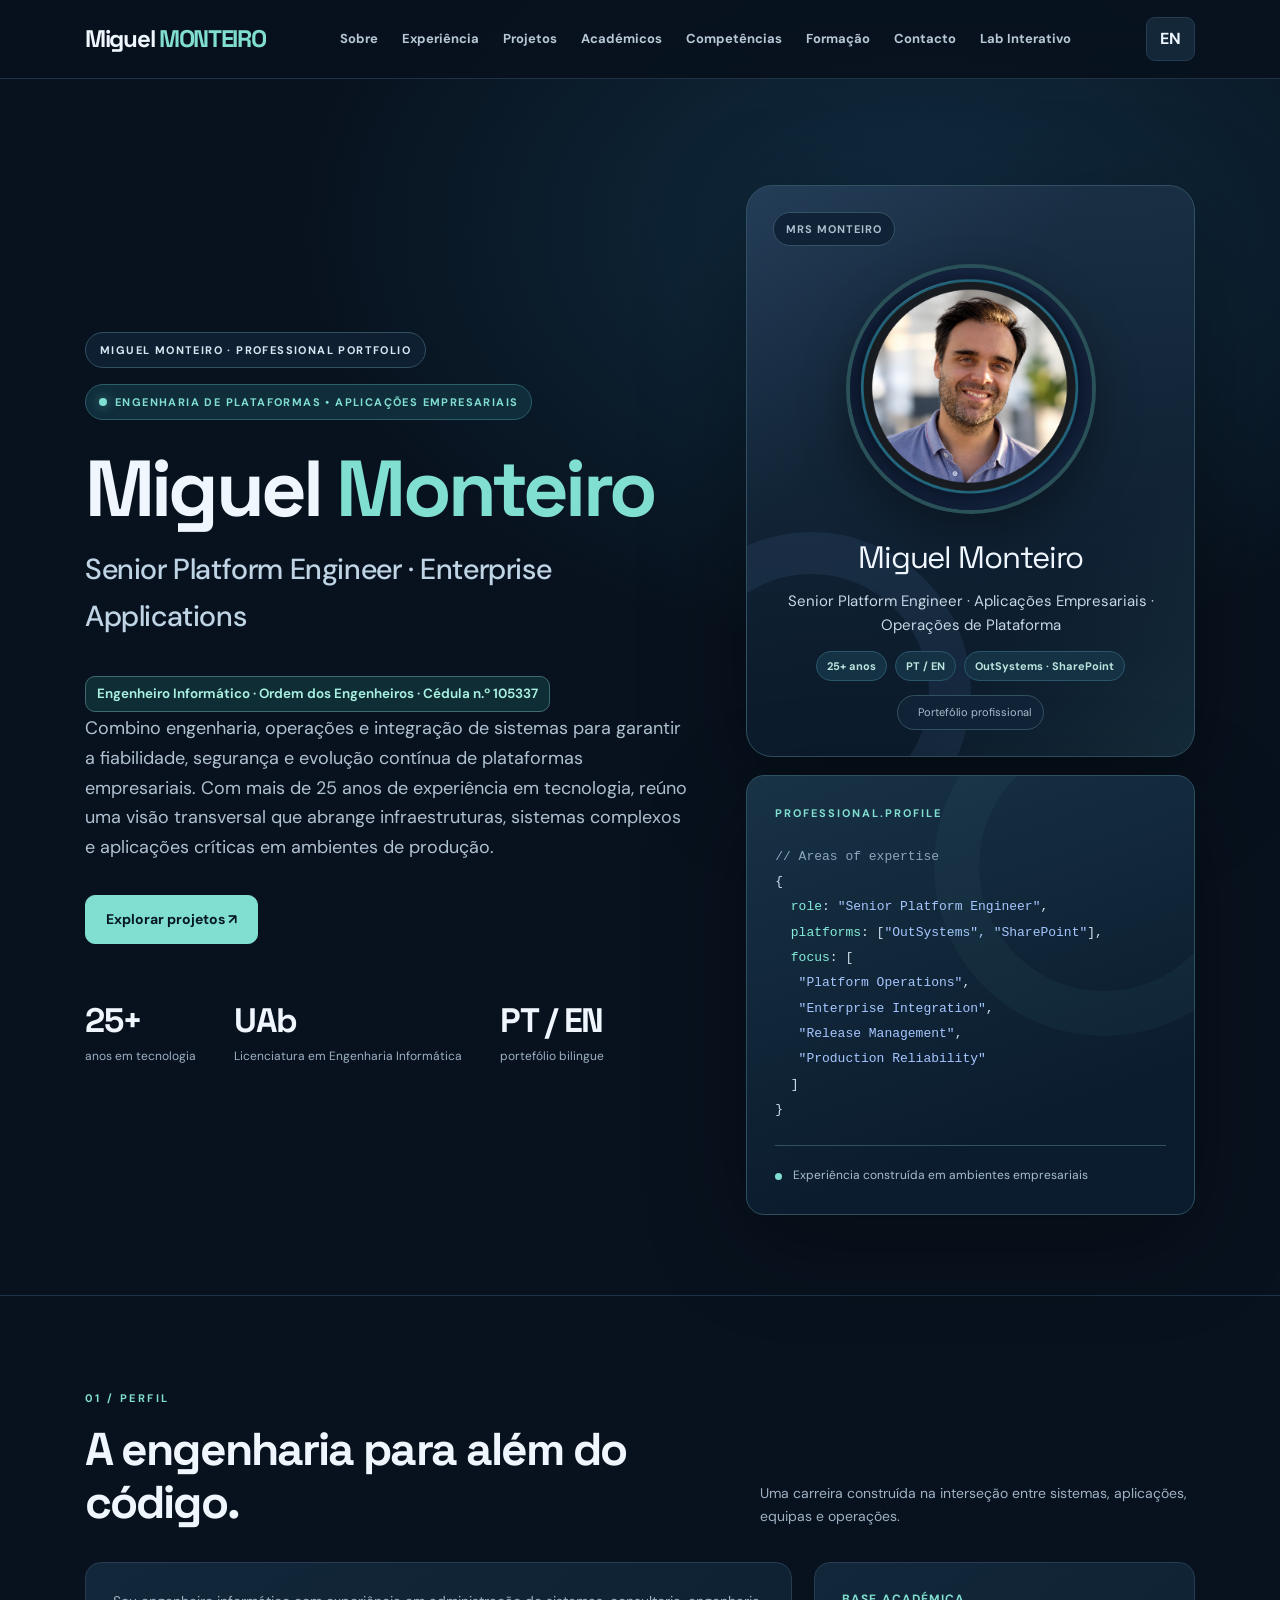
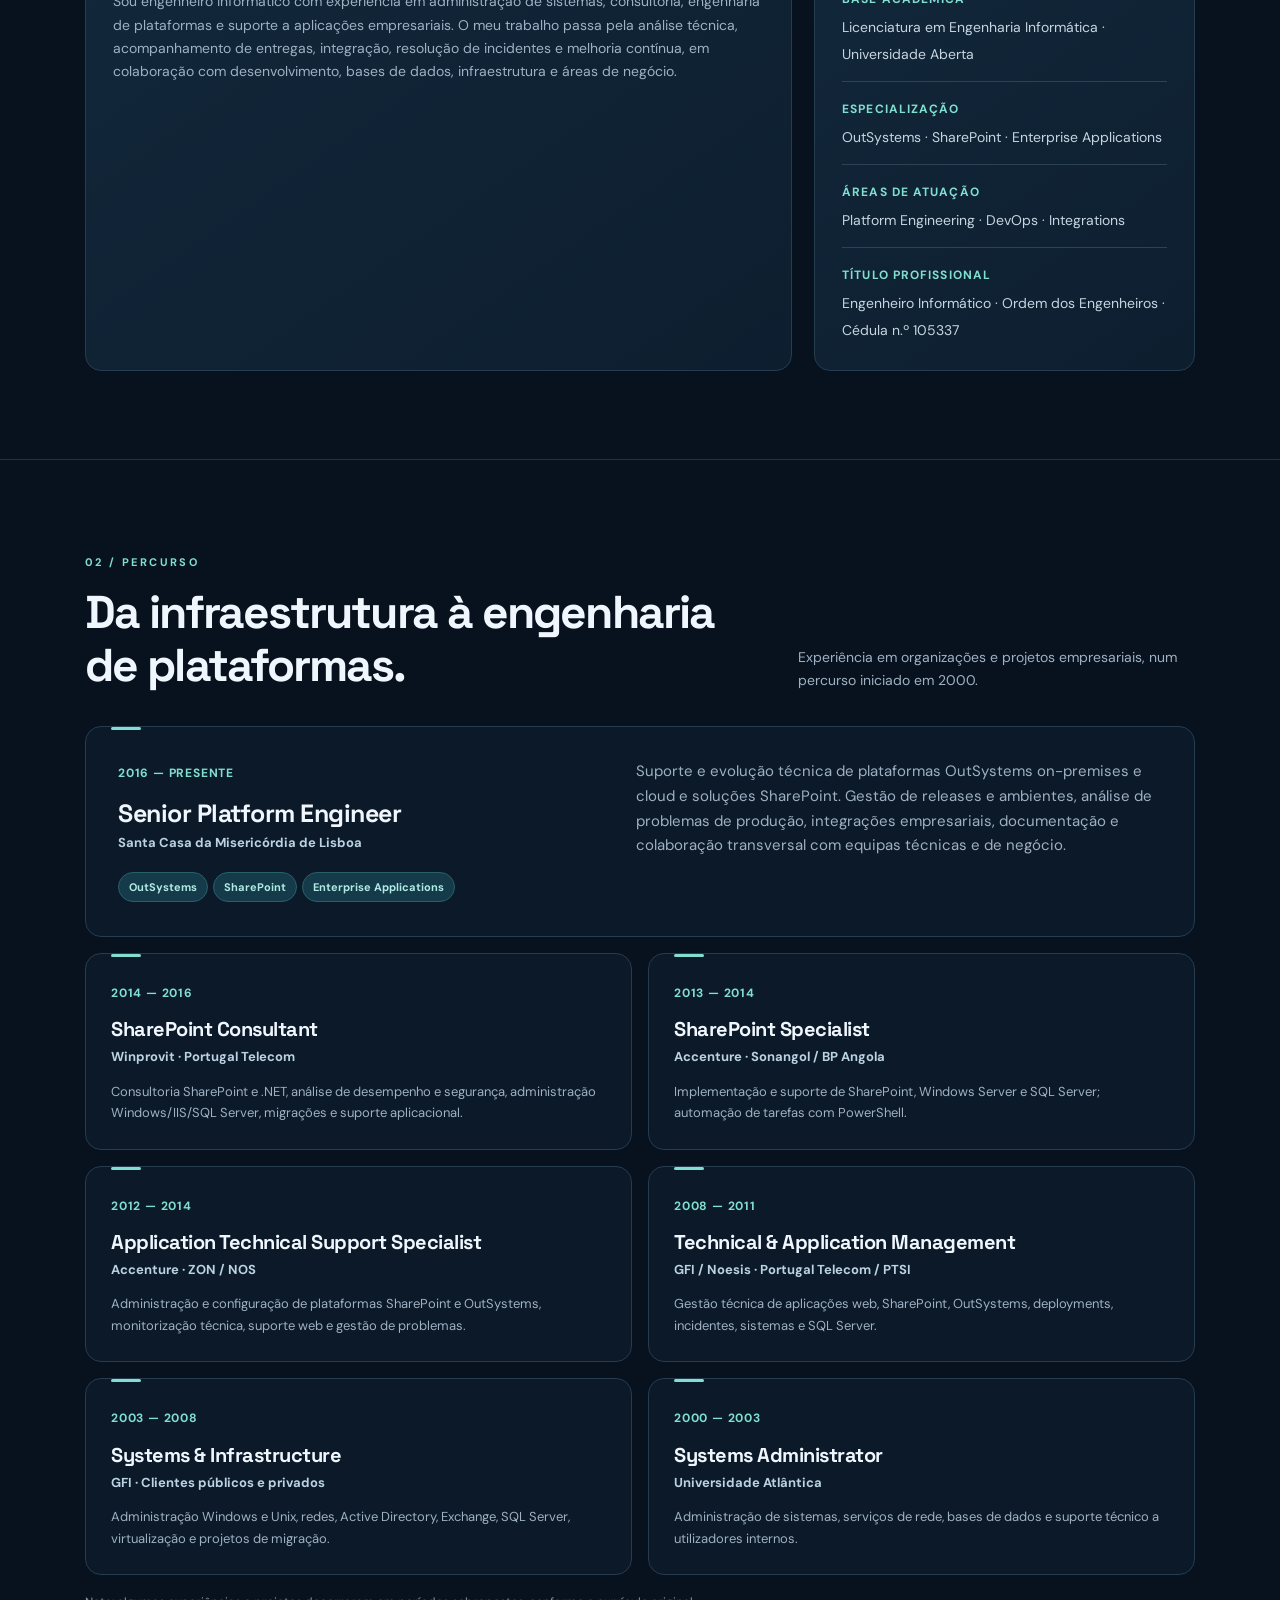
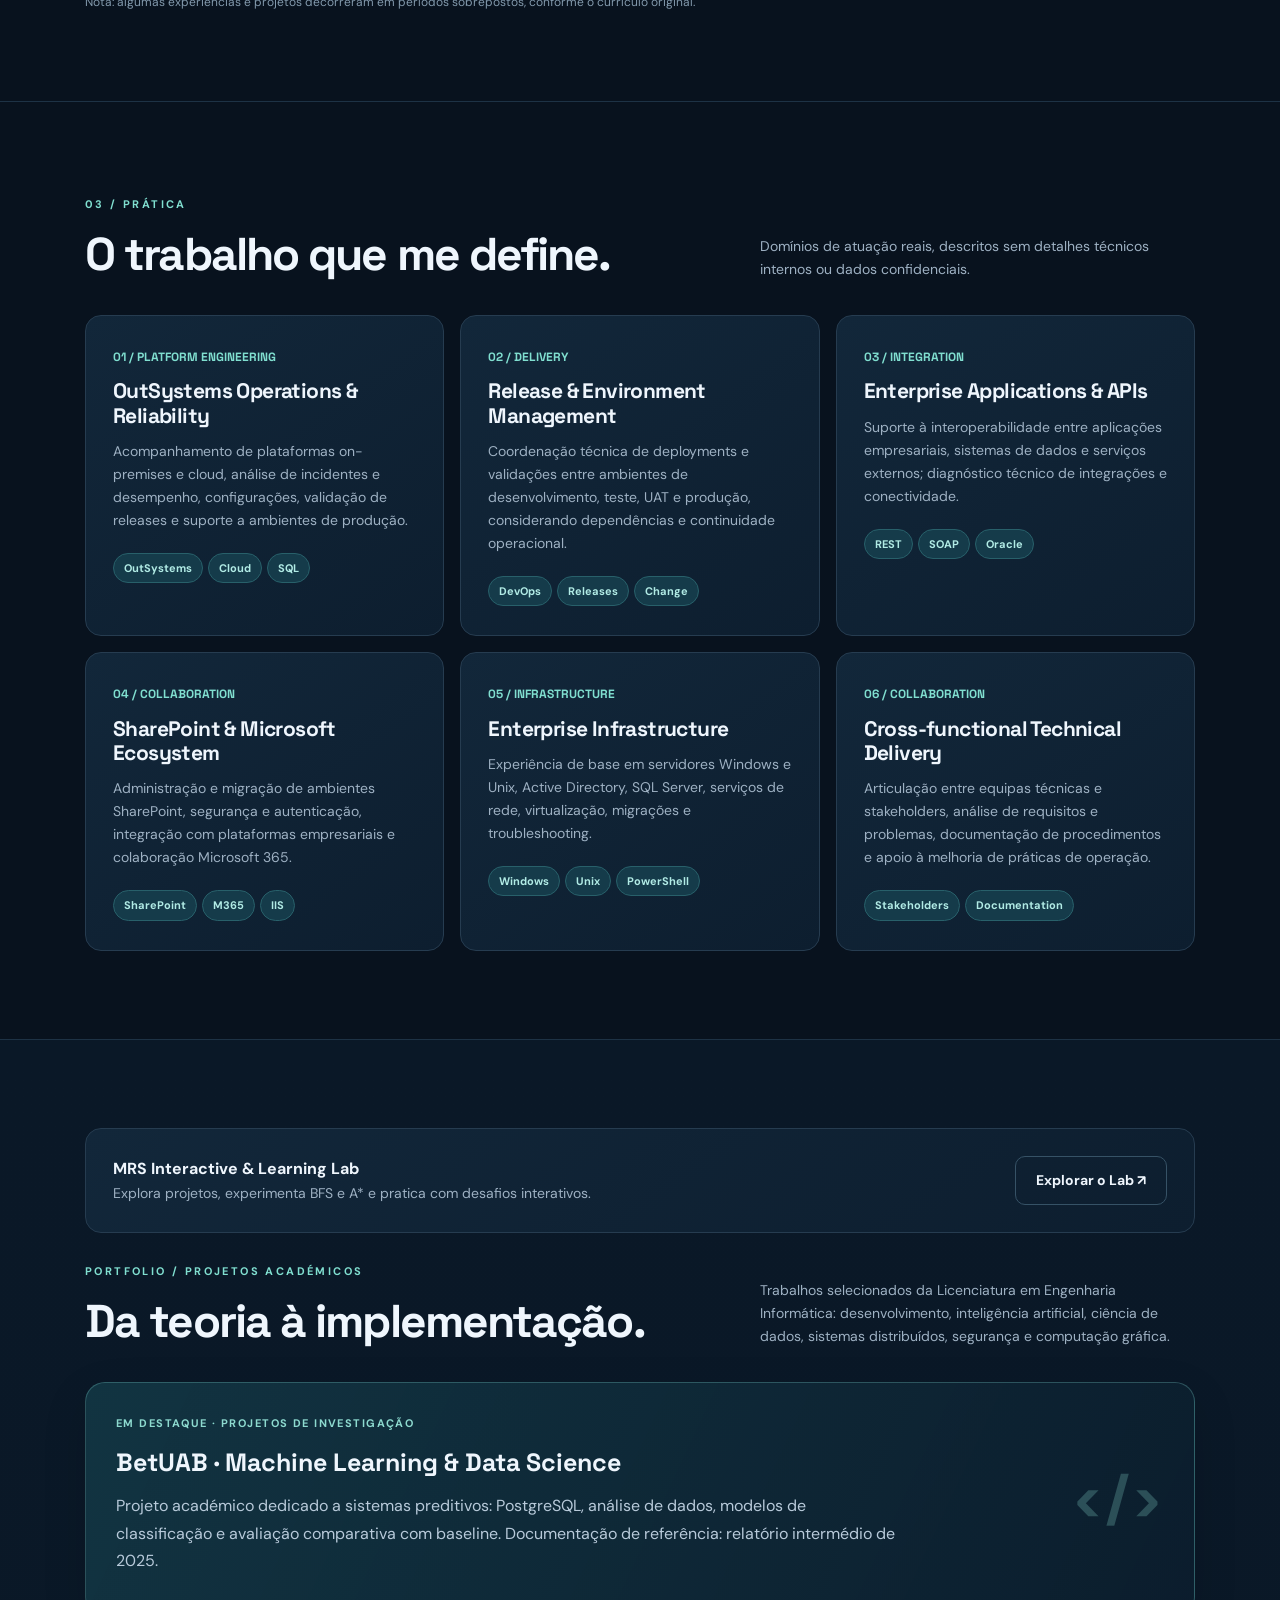
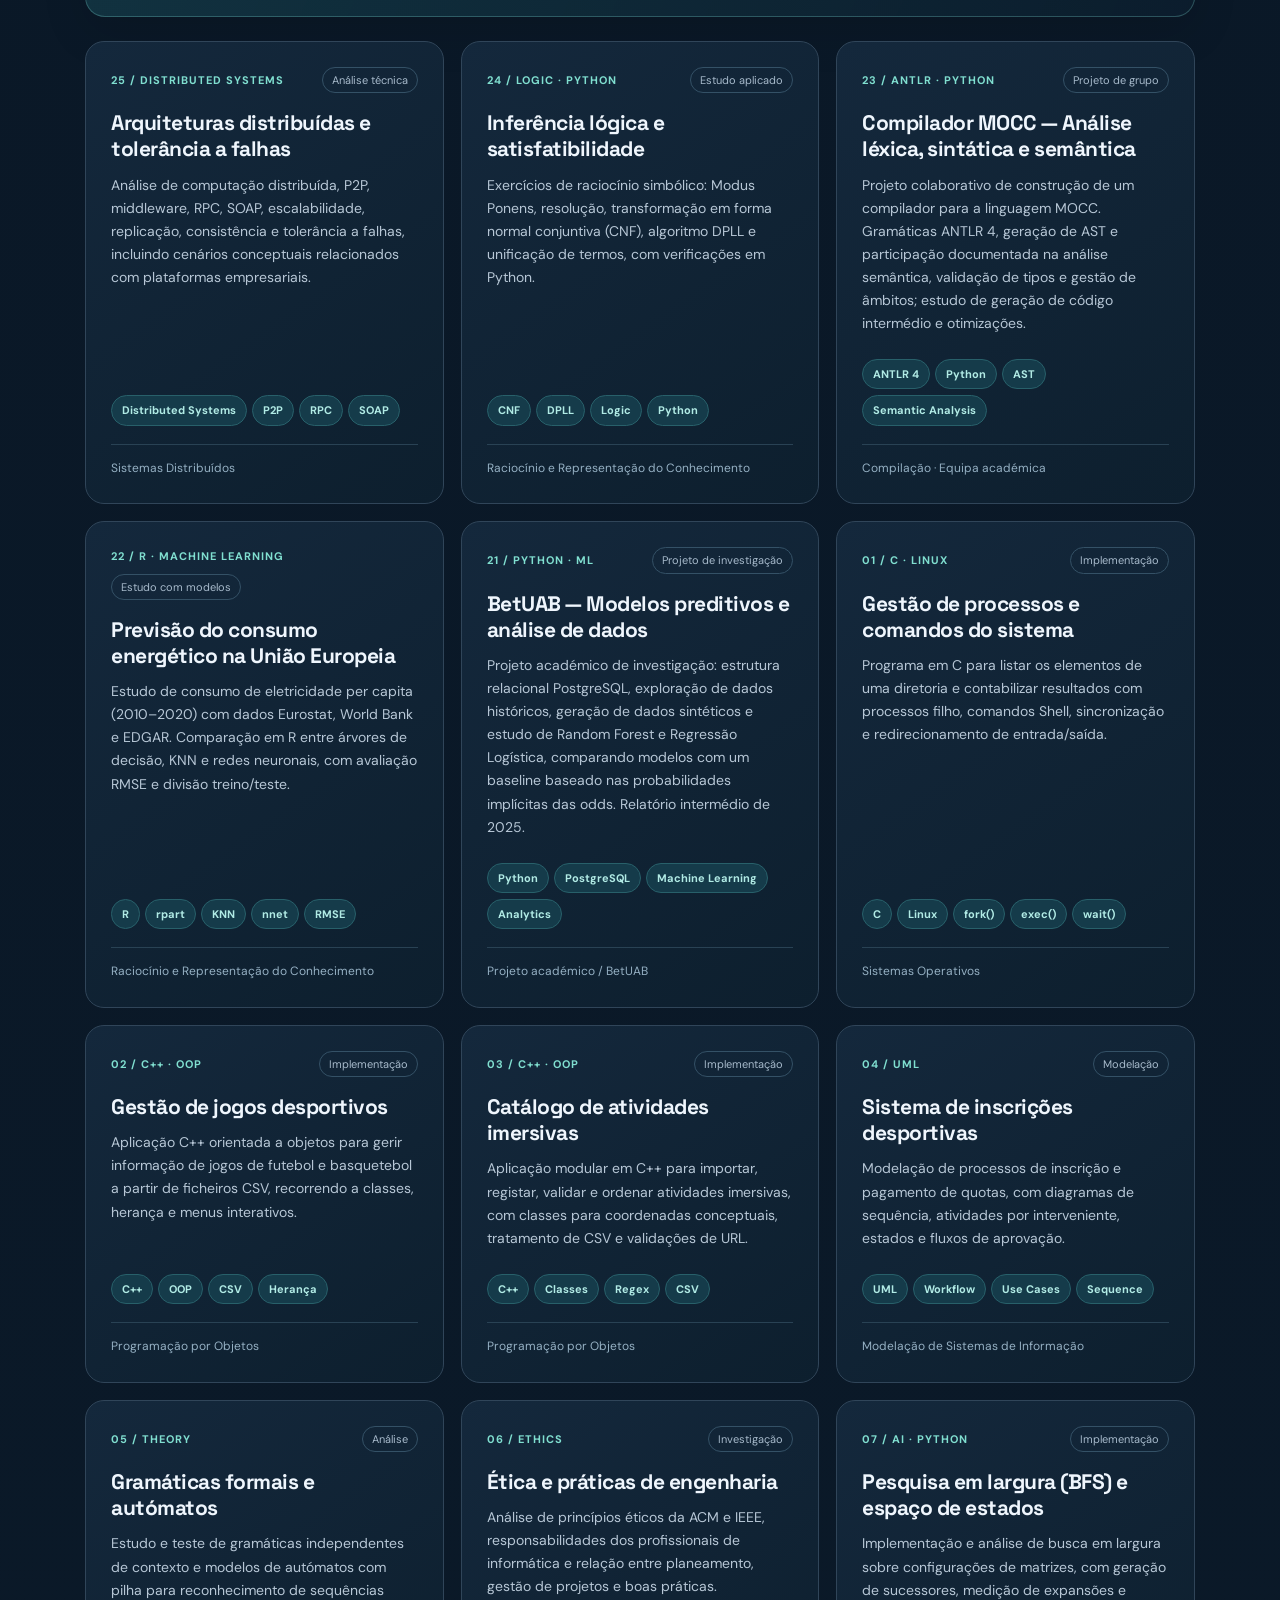
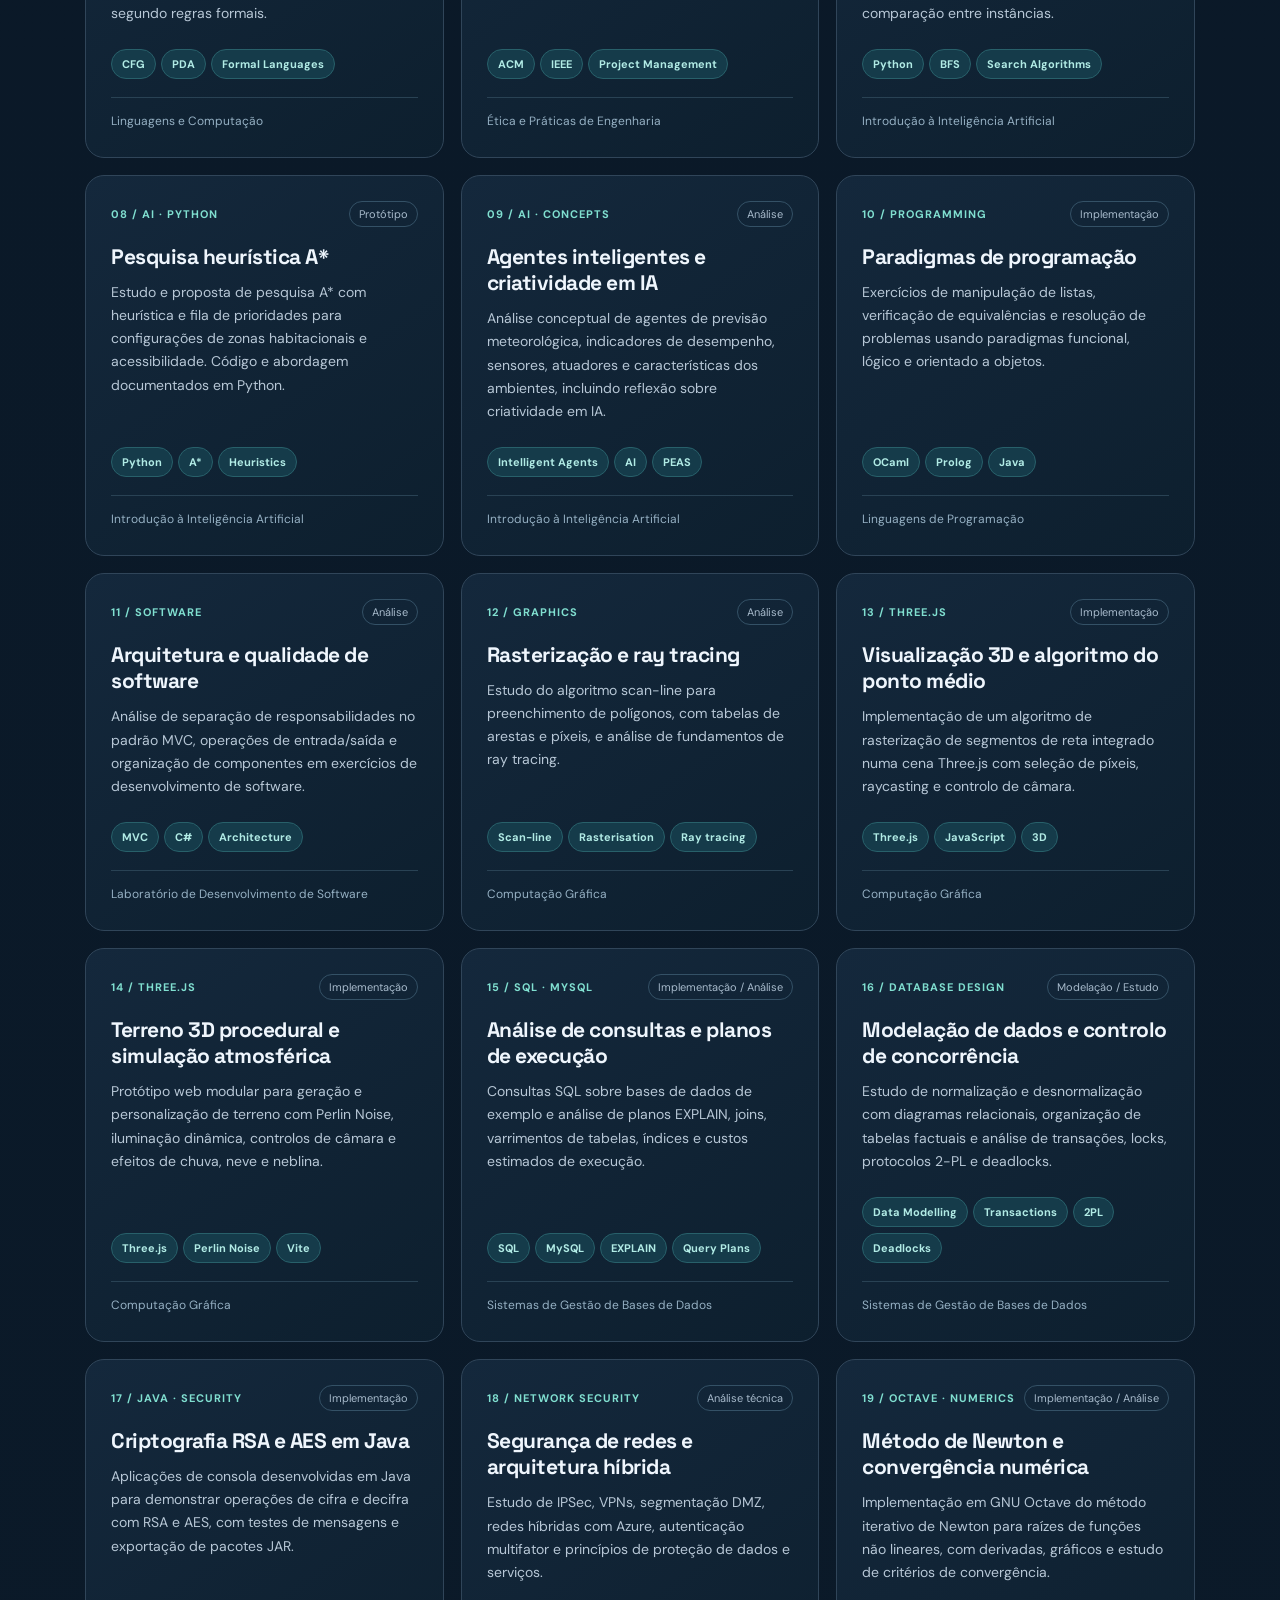
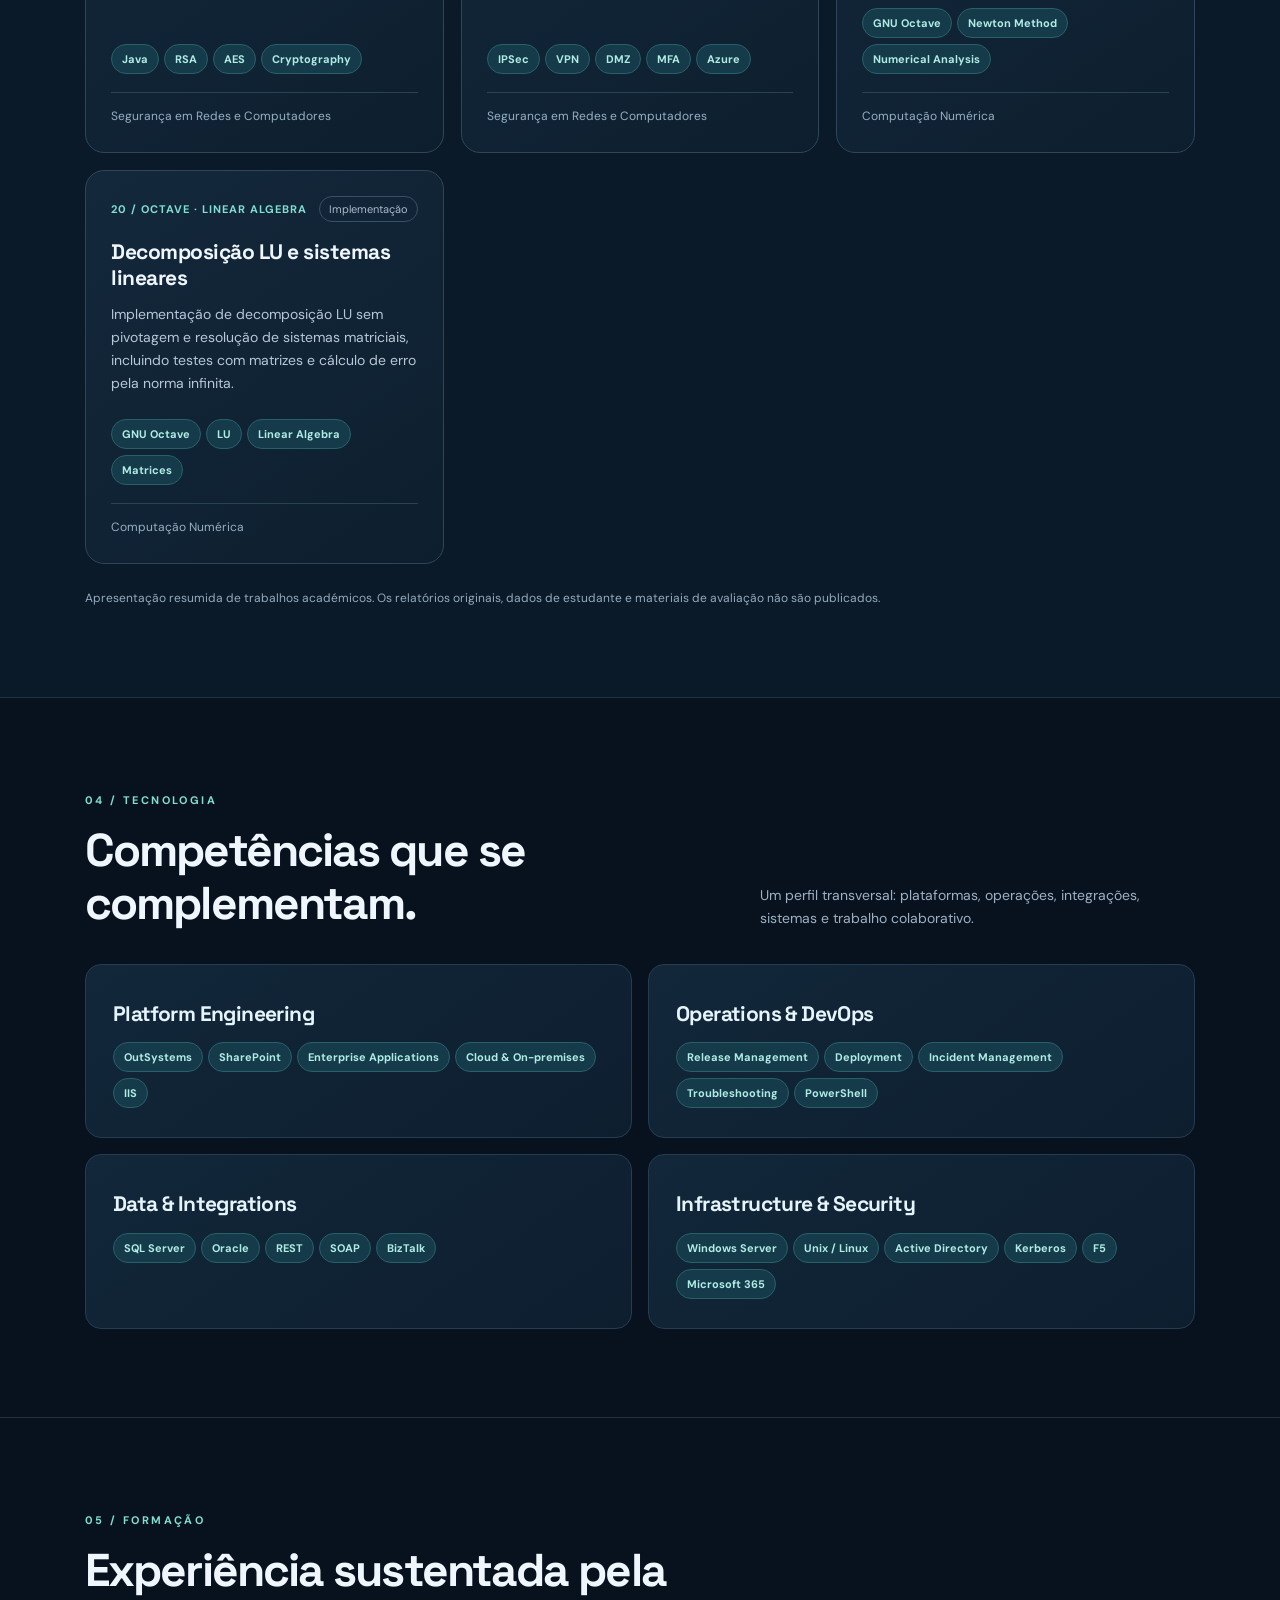
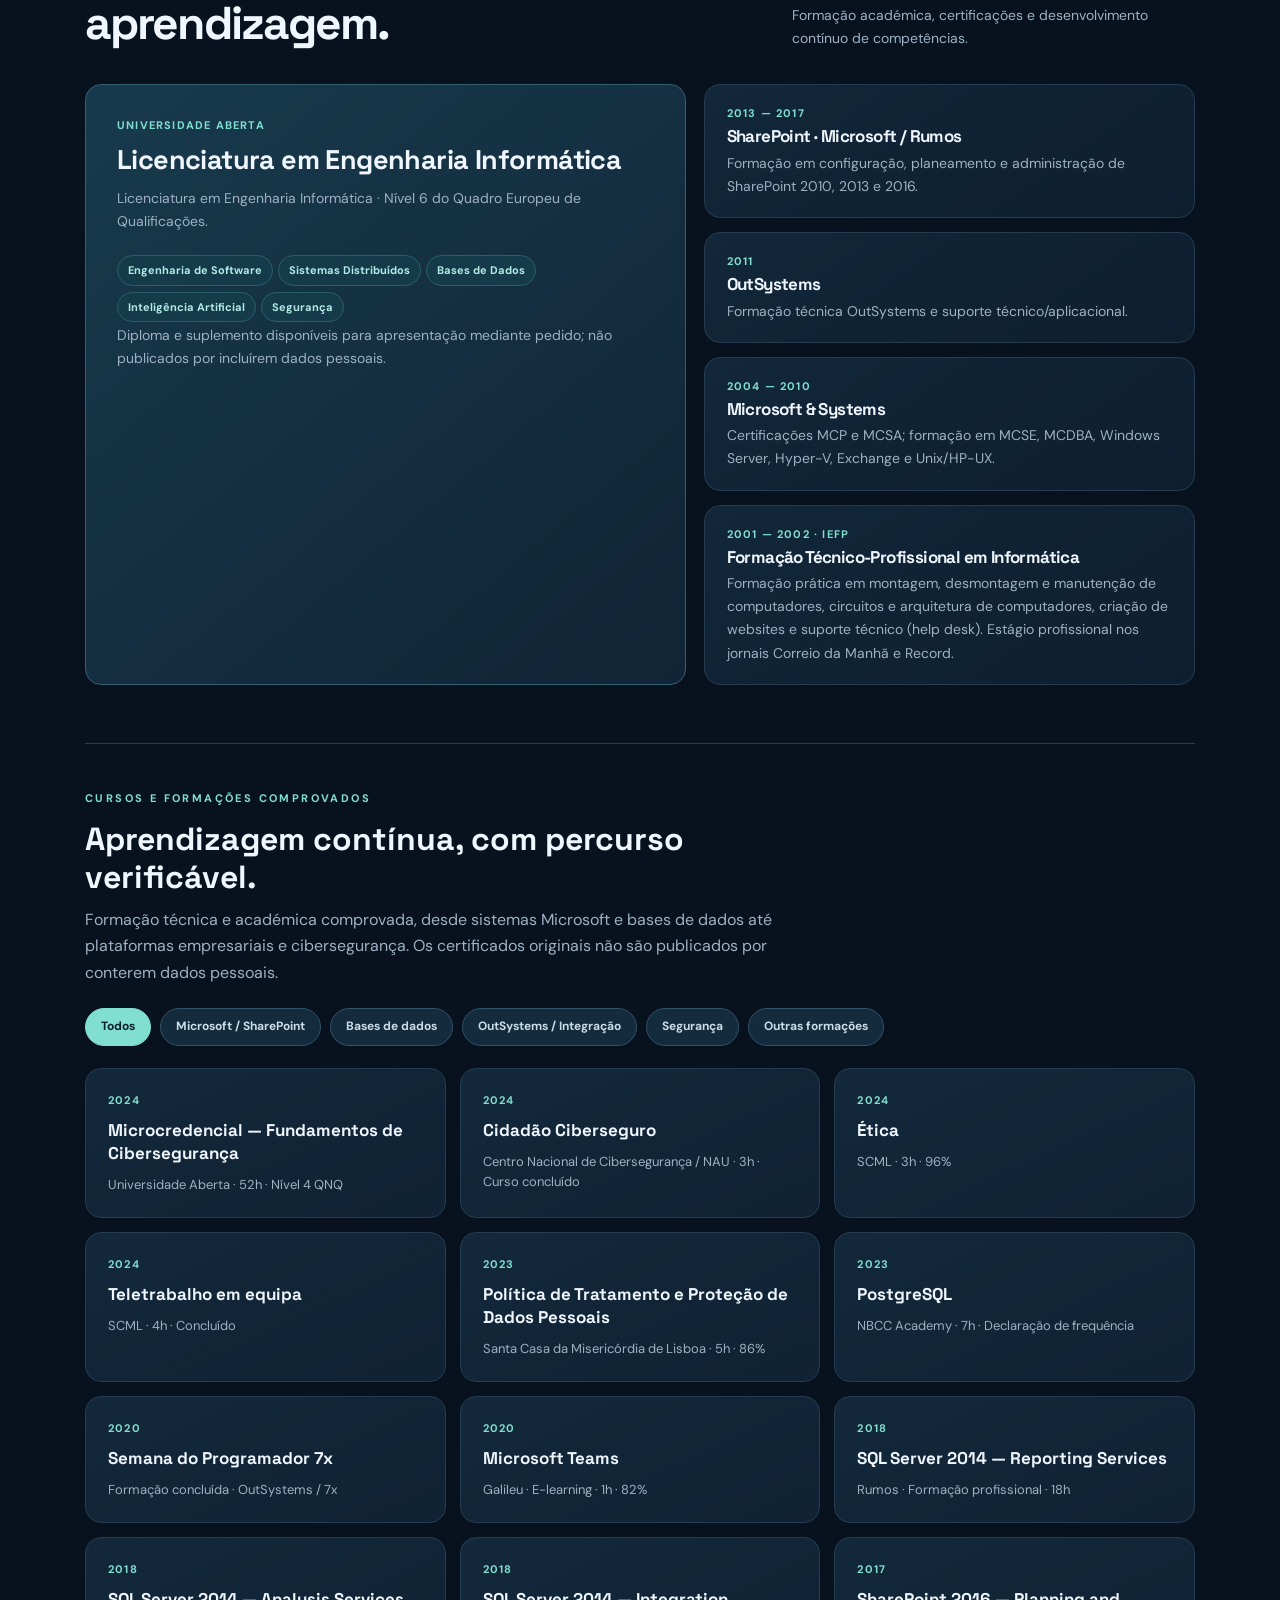
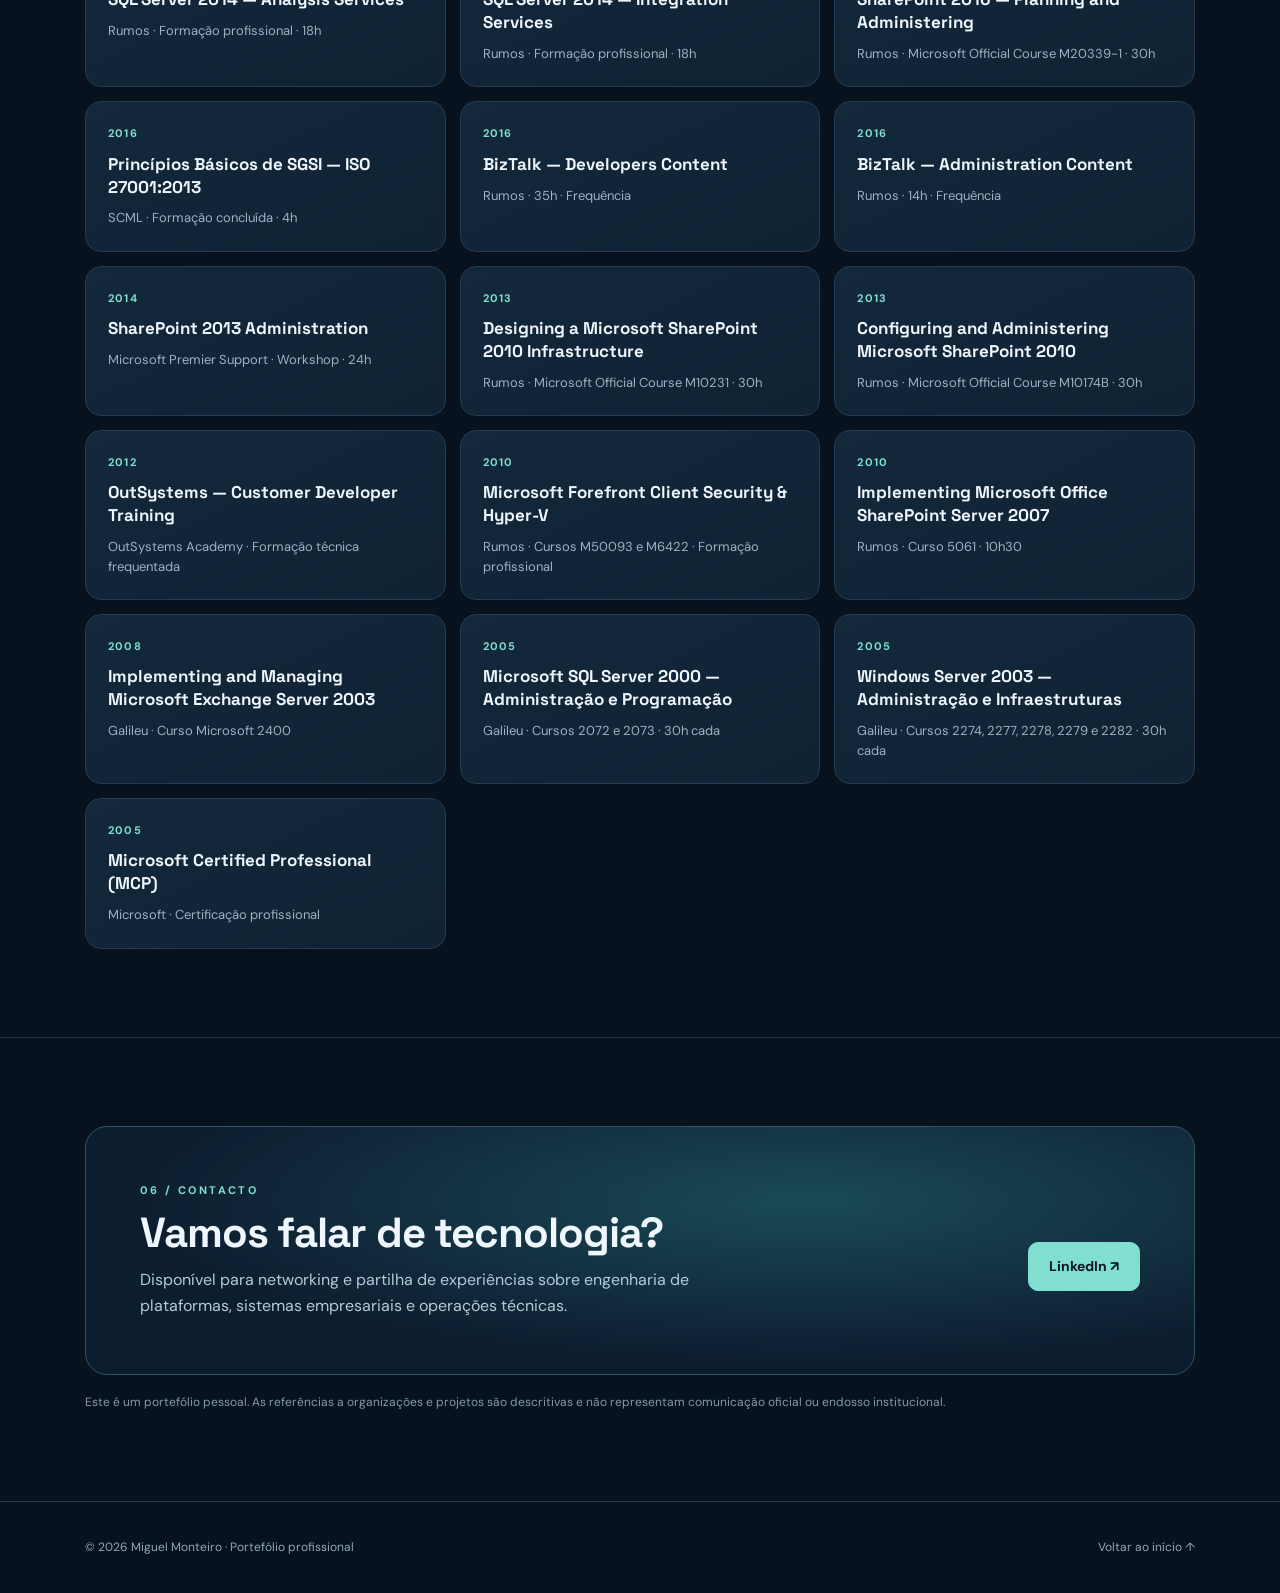
<file: index.html>
<!DOCTYPE html>

<html lang="pt">
<head>
<meta charset="utf-8"/><meta content="width=device-width, initial-scale=1" name="viewport"/><meta content="#08121e" name="theme-color"/>
<meta content="Miguel Monteiro — Senior Platform Engineer. Percurso em engenharia de plataformas, aplicações empresariais, OutSystems, SharePoint, DevOps e integração de sistemas." name="description"/>
<meta content="website" property="og:type"/><meta content="MRS Monteiro | Miguel Monteiro — Senior Platform Engineer" property="og:title"/><meta content="Platform engineering, enterprise applications, integrations and reliable operations. 25+ years in technology." property="og:description"/>
<link rel="canonical" href="https://mrs-monteiro.com/"/>
<meta property="og:url" content="https://mrs-monteiro.com/"/>
<meta property="og:image" content="https://mrs-monteiro.com/social-preview.png"/>
<meta property="og:image:alt" content="MRS Monteiro — portefólio de Miguel Monteiro"/>
<meta name="twitter:card" content="summary_large_image"/>
<title>MRS Monteiro | Miguel Monteiro — Senior Platform Engineer</title>
<style>
@import url('https://fonts.googleapis.com/css2?family=DM+Sans:wght@400;500;600;700&family=Space+Grotesk:wght@400;500;600;700&display=swap');
:root{color-scheme:dark;--bg:#08121e;--bg2:#0b1928;--panel:#102235;--panel2:#13283c;--line:#263c50;--ink:#eff6fd;--muted:#9eb1c3;--accent:#80dfd0;--accent2:#7dafff;--glow:#1b5e77;--max:1170px}*{box-sizing:border-box}html{scroll-behavior:smooth;scroll-padding-top:100px}body{margin:0;background:var(--bg);color:var(--ink);font-family:'DM Sans',system-ui,-apple-system,Segoe UI,sans-serif;font-size:16px;line-height:1.65}body::before{content:"";position:absolute;z-index:-1;top:0;left:0;width:100%;height:850px;background:radial-gradient(ellipse at 72% 27%,#153b54aa,transparent 48%);pointer-events:none}a{color:inherit;text-decoration:none}button{font:inherit}a:focus-visible,button:focus-visible{outline:3px solid var(--accent);outline-offset:4px}::selection{background:#306b79;color:white}.container{max-width:var(--max);padding:0 30px;margin:auto}.top{position:sticky;top:0;z-index:50;background:#08121ee9;border-bottom:1px solid #203346;backdrop-filter:blur(16px)}.nav{min-height:78px;display:flex;align-items:center;justify-content:space-between;gap:26px}.logo{font-family:'Space Grotesk',sans-serif;font-size:24px;font-weight:700;letter-spacing:-1.3px;white-space:nowrap}.logo span{color:var(--accent)}.menu{display:flex;align-items:center;gap:24px}.menu a{font-size:13px;font-weight:700;color:#b7c7d6;transition:color .2s}.menu a:hover{color:var(--accent)}.navright{display:flex;gap:12px;align-items:center}.lang,.mobiletoggle{border:1px solid var(--line);color:var(--ink);background:#132738;border-radius:9px;padding:8px 13px;cursor:pointer;font-weight:700}.mobiletoggle{display:none}.statusdot{display:inline-block;width:8px;height:8px;background:var(--accent);border-radius:50%;box-shadow:0 0 12px #80dfd08a;margin-right:8px}.hero{padding:106px 0 80px;min-height:660px;display:flex;align-items:center}.hero-layout{display:grid;grid-template-columns:minmax(0,1.3fr) minmax(290px,.7fr);align-items:center;gap:48px}.eyebrow,.eyekicker{font-size:11px;letter-spacing:2.4px;text-transform:uppercase;font-weight:700;color:var(--accent)}.eyebrow{display:inline-flex;align-items:center;border:1px solid #2a5e69;background:#102d3c;border-radius:100px;padding:8px 13px;letter-spacing:1.4px}h1,h2,h3,h4{font-family:'Space Grotesk',sans-serif;line-height:1.15}h1{font-size:clamp(54px,7vw,91px);letter-spacing:-5px;margin:23px 0 11px}h1 span{color:var(--accent)}.role{font-size:clamp(21px,2.7vw,29px);font-weight:500;color:#bfd4e5;margin:0 0 23px;letter-spacing:-.4px}.lead{font-size:18px;max-width:700px;color:#b0c1d1;margin:0}.buttons{display:flex;gap:12px;flex-wrap:wrap;margin-top:32px}.button{display:inline-flex;align-items:center;justify-content:center;gap:10px;padding:12px 20px;border-radius:10px;font-size:14px;font-weight:700;background:var(--accent);color:#061824;border:1px solid var(--accent);transition:transform .2s,background .2s}.button:hover{transform:translateY(-2px);background:#a2f3e6}.button.outline{color:var(--ink);background:transparent;border-color:#365266}.button.outline:hover{background:#193248}.metrics{display:flex;gap:38px;flex-wrap:wrap;margin-top:55px}.metric strong{display:block;font:700 34px 'Space Grotesk',sans-serif;letter-spacing:-1.5px}.metric small{font-size:12px;color:var(--muted)}.hero-panel{position:relative;border:1px solid #2d5062;border-radius:22px;padding:28px;background:linear-gradient(160deg,#193449 0%,#0b1c2e 75%);box-shadow:0 26px 100px #0005;overflow:hidden}.hero-panel:after{content:"";position:absolute;top:-80px;right:-80px;width:250px;height:250px;border-radius:50%;border:45px solid #7dd9d00a}.panelcap{font-size:11px;color:var(--accent);text-transform:uppercase;letter-spacing:2px;font-weight:700}.terminal{margin-top:22px;font:500 13px/1.95 ui-monospace,Consolas,monospace;color:#d0e1ef;word-break:break-word}.term-key{color:#85edda}.term-value{color:#a6c6ff}.term-gray{color:#8ba5ba}.panelfoot{border-top:1px solid #315061;margin-top:23px;padding-top:20px;display:flex;align-items:center;gap:11px;font-size:12px;color:#a6bed0}.panelfoot .dot{height:7px;width:7px;border-radius:50%;background:var(--accent)}section{padding:88px 0;border-top:1px solid #1d3245}.sec-head{display:flex;justify-content:space-between;align-items:end;gap:35px;margin-bottom:34px}.sec-head h2{font-size:clamp(32px,4.5vw,46px);letter-spacing:-1.9px;margin:12px 0 0}.sec-head p{max-width:435px;color:var(--muted);margin:0;font-size:14px}.about-grid{display:grid;grid-template-columns:1.3fr .7fr;gap:22px}.card{background:linear-gradient(145deg,#12273a,#0d1e2f);border:1px solid var(--line);border-radius:16px;padding:27px}.card h3{font-size:21px;letter-spacing:-.6px;margin:10px 0 12px}.card p,.muted{color:var(--muted)}.card p{font-size:14px;margin:0}.about-text{font-size:17px;color:#b6c9d8;max-width:700px}.facts{display:grid;gap:18px}.fact{border-bottom:1px solid #2b4355;padding-bottom:14px}.fact:last-child{border:0;padding-bottom:0}.fact b{display:block;font-size:12px;color:var(--accent);text-transform:uppercase;letter-spacing:1.1px;margin-bottom:4px}.fact span{font-size:14px;color:#c7d5e0}.pill{display:inline-flex;align-items:center;background:#153b4a;color:#b1ebe5;border:1px solid #28606a;border-radius:100px;font-size:11px;font-weight:700;padding:5px 10px;margin:4px 5px 2px 0;white-space:nowrap}.feature-grid{display:grid;grid-template-columns:repeat(3,minmax(0,1fr));gap:16px}.feature-num{font-family:'Space Grotesk',sans-serif;color:var(--accent);font-size:12px;font-weight:700}.feature-icon{font-size:24px;margin-bottom:8px}.timeline{display:grid;grid-template-columns:1fr 1fr;gap:16px}.job{padding:25px;border:1px solid var(--line);border-radius:16px;background:var(--bg2);position:relative}.job:before{content:"";height:3px;width:30px;border-radius:4px;position:absolute;top:0;left:25px;background:var(--accent)}.period{font-size:12px;font-weight:700;color:var(--accent);letter-spacing:.8px}.job h3{font-size:20px;margin:13px 0 5px;letter-spacing:-.5px}.org{font-size:13px;color:#bad2e1;font-weight:700}.job p{font-size:13px;color:var(--muted);margin:13px 0 0}.job.featured{grid-column:span 2;display:grid;grid-template-columns:1fr 1.1fr;gap:40px;padding:32px}.job.featured h3{font-size:25px}.job.featured p{margin:0;font-size:15px}.note{font-size:12px;color:#8299ac;margin:18px 0 0}.skill-grid{display:grid;grid-template-columns:repeat(2,1fr);gap:16px}.skilltitle{color:#e6f4fc;font-size:17px;font-weight:700;margin:0 0 14px}.edu-grid{display:grid;grid-template-columns:1.1fr .9fr;gap:18px}.edu-main{padding:31px;background:linear-gradient(140deg,#183a4d,#102435);border-color:#346171}.edu-main h3{font-size:27px}.edu-list{display:grid;gap:14px}.edu-list .card{padding:19px 22px}.edu-list h3{font-size:17px;margin:5px 0}.smalllabel{font-size:11px;font-weight:700;text-transform:uppercase;color:var(--accent);letter-spacing:1.2px}.contact{background:radial-gradient(ellipse at 65% 30%,#1a4a56,#0d1d30 66%);border:1px solid #315667;border-radius:22px;padding:54px;display:flex;justify-content:space-between;gap:25px;align-items:center}.contact h2{font-size:clamp(28px,4vw,42px);margin:10px 0;letter-spacing:-1.1px}.contact p{color:#b3cad8;margin:0;max-width:575px}.footer{padding:36px 0;border-top:1px solid var(--line);font-size:12px;color:#91a7b8}.footerflex{display:flex;justify-content:space-between;gap:25px;flex-wrap:wrap}.footer a:hover{color:var(--accent)}.skip{position:absolute;top:-60px;left:10px;background:var(--accent);color:#08121e;padding:10px;z-index:100}.skip:focus{top:10px}@media(max-width:960px){.menu{gap:13px}.menu a{font-size:12px}.hero-layout{gap:23px}.hero-panel{padding:19px}h1{font-size:66px}}@media(max-width:780px){.container{padding:0 21px}.mobiletoggle{display:block}.menu{display:none;position:absolute;top:77px;left:0;right:0;padding:18px 22px 25px;background:#0c1b2a;border-bottom:1px solid var(--line);flex-direction:column;align-items:flex-start;gap:17px}.menu.open{display:flex}.menu a{font-size:15px}.hero{padding:68px 0}.hero-layout,.about-grid,.edu-grid{grid-template-columns:1fr}.hero-panel{max-width:520px}.sec-head{display:block}.sec-head p{margin-top:13px}.feature-grid{grid-template-columns:1fr}.job.featured{display:block;grid-column:span 1}.job.featured p{margin-top:13px}.timeline,.skill-grid{grid-template-columns:1fr}.contact{padding:32px;display:block}.contact .buttons{margin-top:27px}.metrics{gap:24px}section{padding:64px 0}h1{letter-spacing:-3px;font-size:clamp(50px,11vw,70px)}}@media(prefers-reduced-motion:reduce){html{scroll-behavior:auto}.button{transition:none}}

/* Training credentials: public metadata only */
.training-wrap{margin-top:58px;padding-top:40px;border-top:1px solid var(--line)}.training-intro{max-width:750px;margin-bottom:22px}.training-intro h3{font-family:'Space Grotesk',sans-serif;font-size:clamp(23px,3vw,32px);line-height:1.2;margin:10px 0}.training-intro p{color:var(--muted);margin:0}.training-grid{display:grid;grid-template-columns:repeat(3,minmax(0,1fr));gap:14px}.training-card{border:1px solid var(--line);background:linear-gradient(155deg,#13283b,#102234);border-radius:16px;padding:22px;transition:transform .2s,border-color .2s}.training-card:hover{transform:translateY(-3px);border-color:#4f8a99}.training-card h4{font-family:'Space Grotesk',sans-serif;font-size:17px;line-height:1.35;margin:10px 0}.training-card p{color:var(--muted);font-size:13px;line-height:1.55;margin:0}@media(max-width:900px){.training-grid{grid-template-columns:repeat(2,minmax(0,1fr))}}@media(max-width:600px){.training-grid{grid-template-columns:1fr}.training-wrap{margin-top:40px}}
.hero-side{display:grid;gap:18px}.profile-card{position:relative;border:1px solid #2d5062;border-radius:22px;padding:22px;background:linear-gradient(165deg,#172f43 0%,#0b1c2e 78%);box-shadow:0 26px 100px #0005;overflow:hidden}.profile-card:after{content:'';position:absolute;bottom:-90px;left:-90px;width:240px;height:240px;border-radius:50%;border:40px solid #7dd9d00a}.profile-photo-wrap{display:flex;justify-content:center}.profile-photo-frame{width:min(100%,320px);aspect-ratio:1/1;border-radius:50%;overflow:hidden;border:4px solid rgba(128,223,208,.28);box-shadow:0 16px 50px rgba(0,0,0,.35);background:#0e1f30}.profile-photo{width:100%;height:100%;display:block;object-fit:cover;object-position:center 30%}.profile-caption{margin-top:18px;text-align:center;position:relative;z-index:1}.profile-name{font-family:'Space Grotesk',sans-serif;font-size:24px;letter-spacing:-.6px;margin:0 0 6px}.profile-title{font-size:14px;color:#bfd4e5;margin:0}.profile-mini{margin-top:10px;display:inline-flex;align-items:center;gap:8px;border:1px solid #315061;border-radius:999px;padding:7px 12px;font-size:11px;color:#a6bed0;background:#102235}@media(max-width:780px){.hero-side{order:-1}.profile-card{max-width:520px}.profile-photo-frame{width:min(100%,280px)}}
.hero-layout{grid-template-columns:minmax(0,1.15fr) minmax(300px,.85fr);gap:54px}
.hero-copy{max-width:760px}.hero-copy h1{font-size:clamp(52px,6.2vw,84px);letter-spacing:-3.8px}.hero-copy .lead{max-width:640px}
.hero-badge{display:inline-flex;align-items:center;gap:10px;margin-bottom:16px;padding:8px 14px;border-radius:999px;border:1px solid #315061;background:rgba(16,34,53,.85);font-size:11px;font-weight:700;letter-spacing:1.4px;text-transform:uppercase;color:#d7e8f3}
.hero-side{display:grid;gap:18px}
.profile-card{position:relative;border:1px solid #315061;border-radius:26px;padding:26px;background:linear-gradient(175deg,#1a3045 0%,#0c1c2d 82%);box-shadow:0 26px 100px rgba(0,0,0,.35);overflow:hidden}
.profile-card:before{content:'';position:absolute;inset:0;background:linear-gradient(135deg,rgba(125,175,255,.10),transparent 35%,transparent 70%,rgba(128,223,208,.08));pointer-events:none}
.profile-card:after{content:'';position:absolute;bottom:-95px;left:-95px;width:235px;height:235px;border-radius:50%;border:42px solid rgba(125,175,255,.08)}
.profile-tag{position:relative;z-index:1;display:inline-flex;align-items:center;gap:8px;margin:0 auto 18px;padding:7px 12px;border-radius:999px;border:1px solid #365266;background:#102235;color:#a9bfd1;font-size:11px;font-weight:700;letter-spacing:1px;text-transform:uppercase}
.profile-photo-wrap{display:flex;justify-content:center;position:relative;z-index:1}
.profile-photo-frame{width:min(100%,250px);aspect-ratio:1/1;border-radius:50%;overflow:hidden;border:4px solid rgba(128,223,208,.24);box-shadow:0 18px 45px rgba(0,0,0,.35);background:#0f2232}
.profile-photo{width:100%;height:100%;display:block;object-fit:cover;object-position:center 26%}
.profile-caption{margin-top:18px;text-align:center;position:relative;z-index:1}.profile-name{font-family:'Space Grotesk',sans-serif;font-size:31px;letter-spacing:-1.1px;margin:0 0 6px}.profile-title{font-size:15px;color:#c6d7e5;margin:0;line-height:1.6}.profile-mini{margin-top:14px;display:inline-flex;align-items:center;gap:8px;border:1px solid #315061;border-radius:999px;padding:7px 12px;font-size:11px;color:#a6bed0;background:#102235}.profile-meta{margin-top:14px;display:flex;justify-content:center;gap:8px;flex-wrap:wrap}.mini-pill{display:inline-flex;align-items:center;padding:5px 10px;border-radius:999px;background:#143243;border:1px solid #2b566a;color:#bce5df;font-size:11px;font-weight:700}
.hero-panel{border-radius:18px;background:linear-gradient(160deg,#183246 0%,#0b1c2e 75%)}
@media(max-width:960px){.hero-layout{grid-template-columns:1fr}.hero-side{max-width:520px}.hero-copy h1{font-size:64px}}
@media(max-width:780px){.hero-copy h1{font-size:clamp(44px,10vw,62px);letter-spacing:-2.6px}.profile-photo-frame{width:min(100%,220px)}.profile-name{font-size:28px}}

/* Academic portfolio */
.academic-section{background:linear-gradient(180deg,#0a1827,#0b1a29)}
.academic-grid{display:grid;grid-template-columns:repeat(3,minmax(0,1fr));gap:17px}
.academic-card{min-width:0;display:flex;flex-direction:column;background:linear-gradient(145deg,#14283c,#0d1f2e);border:1px solid #304559;border-radius:19px;padding:25px;transition:border-color .2s,transform .2s}
.academic-card:hover{border-color:#65b8b1;transform:translateY(-3px)}
.academic-head{display:flex;align-items:center;justify-content:space-between;gap:8px;flex-wrap:wrap}.academic-number{color:#80dfd0;font-size:11px;font-weight:700;letter-spacing:1px}.academic-type{color:#a7bacb;font-size:11px;border:1px solid #345166;border-radius:20px;padding:3px 9px}
.academic-card h3{font-size:21px;line-height:1.25;margin:17px 0 11px;letter-spacing:-.5px}.academic-card p{color:#b7c7d6;font-size:14px;line-height:1.65;margin:0 0 15px;flex:1}.academic-tags{margin:5px 0 16px}.academic-foot{border-top:1px solid #294254;padding-top:14px;font-size:12px;color:#95b0c3}.academic-disclaimer{font-size:12px;color:#95aabe;margin:25px 0 0}
@media(max-width:980px){.academic-grid{grid-template-columns:repeat(2,minmax(0,1fr))}}
@media(max-width:620px){.academic-grid{grid-template-columns:1fr}.academic-card{padding:22px}}
@media(min-width:781px) and (max-width:1140px){.menu{gap:12px}.menu a{font-size:11px}.logo{font-size:21px}}.academic-feature{display:flex;justify-content:space-between;align-items:center;gap:20px;margin:24px 0;border:1px solid rgba(125,216,207,.28);border-radius:20px;padding:26px 30px;background:linear-gradient(115deg,rgba(22,67,80,.65),rgba(12,30,46,.85));box-shadow:0 15px 45px rgba(0,0,0,.12)}.academic-feature-label{color:#8ddacf;font-size:11px;font-weight:700;letter-spacing:.13em}.academic-feature h3{font-family:'Space Grotesk',sans-serif;margin:12px 0;font-size:25px}.academic-feature p{color:#b8cada;line-height:1.7;max-width:780px}.academic-feature-code{font-size:58px;color:rgba(139,224,210,.25);font-weight:800}@media(max-width:600px){.academic-feature{padding:20px}.academic-feature-code{display:none}}.engineer-credential{display:inline-block;margin:12px 0 2px;padding:7px 11px;border-radius:10px;border:1px solid #416a70;background:#0f2d34;color:#a8f0e1;font-size:.84rem;font-weight:650;line-height:1.5}
</style>
<style>.training-filters{display:flex;flex-wrap:wrap;gap:9px;margin:22px 0}.filter-btn{background:#142a3d;color:#c9dde9;border:1px solid #315267;border-radius:24px;padding:8px 15px;font-size:12px;font-weight:700;cursor:pointer}.filter-btn:hover,.filter-btn.active{background:#80dfd0;color:#09202c;border-color:#80dfd0}.training-card[hidden]{display:none!important}</style><style>@media(max-width:420px){.logo{font-size:18px;letter-spacing:-.5px}}</style></head>
<body>
<a class="skip" data-en="Skip to content" data-pt="Saltar para o conteúdo" href="#conteudo">Saltar para o conteúdo</a>
<header class="top"><nav aria-label="Navegação principal" class="container nav"><a aria-label="Miguel Monteiro — início" class="logo" href="#inicio">Miguel <span>MONTEIRO</span></a><div class="menu" id="menu"><a data-en="About" data-pt="Sobre" href="#sobre">Sobre</a><a data-en="Experience" data-pt="Experiência" href="#experiencia">Experiência</a><a data-en="Projects" data-pt="Projetos" href="#projetos">Projetos</a><a data-en="Academic" data-pt="Académicos" href="#academicos">Académicos</a><a data-en="Skills" data-pt="Competências" href="#competencias">Competências</a><a data-en="Education" data-pt="Formação" href="#formacao">Formação</a><a data-en="Contact" data-pt="Contacto" href="#contactos">Contacto</a><a data-en="Interactive Lab" data-pt="Lab Interativo" href="https://lab.mrs-monteiro.com/">Lab Interativo</a></div><div class="navright"><button aria-label="Switch language" class="lang" id="lang" type="button">EN</button><button aria-controls="menu" aria-expanded="false" aria-label="Abrir menu" class="mobiletoggle" id="navtoggle" type="button">☰</button></div></nav></header>
<main id="conteudo"><div class="hero" id="inicio"><div class="container hero-layout"><div class="hero-copy"><div class="hero-badge">Miguel Monteiro · Professional Portfolio</div><div class="eyebrow"><i class="statusdot"></i><span data-en="Platform engineering • Enterprise applications" data-pt="Engenharia de plataformas • Aplicações empresariais">Engenharia de plataformas • Aplicações empresariais</span></div><h1>Miguel <span>Monteiro</span></h1><p class="role" data-en="Senior Platform Engineer · Enterprise Applications" data-pt="Senior Platform Engineer · Enterprise Applications">Senior Platform Engineer · Enterprise Applications</p><p class="engineer-credential" data-en="Informatics Engineer · Portuguese Order of Engineers · Registration no. 105337" data-pt="Engenheiro Informático · Ordem dos Engenheiros · Cédula n.º 105337">Engenheiro Informático · Ordem dos Engenheiros · Cédula n.º 105337</p><p class="lead" data-en="Bridging engineering, operations and systems integration to support reliable enterprise platforms. Over 25 years in technology, from infrastructure to business-critical production applications." data-pt="Combino engenharia, operações e integração de sistemas para garantir a fiabilidade, segurança e evolução contínua de plataformas empresariais. Com mais de 25 anos de experiência em tecnologia, reúno uma visão transversal que abrange infraestruturas, sistemas complexos e aplicações críticas em ambientes de produção.">Combino engenharia, operações e integração de sistemas para garantir a fiabilidade, segurança e evolução contínua de plataformas empresariais. Com mais de 25 anos de experiência em tecnologia, reúno uma visão transversal que abrange infraestruturas, sistemas complexos e aplicações críticas em ambientes de produção.</p><div class="buttons"><a class="button" data-en="Explore work ↗" data-pt="Explorar projetos ↗" href="#projetos">Explorar projetos ↗</a></div><div class="metrics"><div class="metric"><strong>25+</strong><small data-en="years in technology" data-pt="anos em tecnologia">anos em tecnologia</small></div><div class="metric"><strong>UAb</strong><small data-en="Informatics Engineering degree" data-pt="Licenciatura em Engenharia Informática">Licenciatura em Engenharia Informática</small></div><div class="metric"><strong>PT / EN</strong><small data-en="bilingual portfolio" data-pt="portefólio bilingue">portefólio bilingue</small></div></div></div><div class="hero-side">
<aside aria-label="Retrato profissional" class="profile-card">
<div class="profile-tag">MRS MONTEIRO</div>
<div class="profile-photo-wrap">
<div class="profile-photo-frame">
<img alt="Fotografia de Miguel Monteiro" class="profile-photo" src="miguel-monteiro-profile.png"/>
</div>
</div>
<div class="profile-caption">
<p class="profile-name">Miguel Monteiro</p>
<p class="profile-title" data-en="Senior Platform Engineer · Enterprise Applications · Platform Operations" data-pt="Senior Platform Engineer · Aplicações Empresariais · Operações de Plataforma">Senior Platform Engineer · Aplicações Empresariais · Operações de Plataforma</p>
<div class="profile-meta">
<span class="mini-pill">25+ anos</span>
<span class="mini-pill">PT / EN</span>
<span class="mini-pill">OutSystems · SharePoint</span>
</div>
<div class="profile-mini"><span class="dot"></span><span data-en="Professional portfolio" data-pt="Portefólio profissional">Portefólio profissional</span></div>
</div>
</aside>
<div aria-label="Resumo de competências" class="hero-panel"><div class="panelcap">professional.profile</div><div class="terminal"><span class="term-gray">// Areas of expertise</span><br/>{<br/>  <span class="term-key">role</span>: <span class="term-value">"Senior Platform Engineer"</span>,<br/>  <span class="term-key">platforms</span>: [<span class="term-value">"OutSystems", "SharePoint"</span>],<br/>  <span class="term-key">focus</span>: [<br/>   <span class="term-value">"Platform Operations"</span>,<br/>   <span class="term-value">"Enterprise Integration"</span>,<br/>   <span class="term-value">"Release Management"</span>,<br/>   <span class="term-value">"Production Reliability"</span><br/>  ]<br/>}</div><div class="panelfoot"><span class="dot"></span><span data-en="Experience built across enterprise environments" data-pt="Experiência construída em ambientes empresariais">Experiência construída em ambientes empresariais</span></div></div></div></div></div>
<section id="sobre"><div class="container"><div class="sec-head"><div><span class="eyekicker">01 / <span data-en="PROFILE" data-pt="PERFIL">PERFIL</span></span><h2 data-en="Engineering beyond the code." data-pt="A engenharia para além do código.">A engenharia para além do código.</h2></div><p data-en="A career at the intersection of systems, applications, teams and operations." data-pt="Uma carreira construída na interseção entre sistemas, aplicações, equipas e operações.">Uma carreira construída na interseção entre sistemas, aplicações, equipas e operações.</p></div><div class="about-grid"><article class="card"><p class="about-text" data-en="I am an informatics engineer with experience in systems administration, consulting, platform engineering and enterprise application support. My work spans technical analysis, delivery coordination, integration, incident resolution and continuous improvement, collaborating with development, database, infrastructure and business teams." data-pt="Sou engenheiro informático com experiência em administração de sistemas, consultoria, engenharia de plataformas e suporte a aplicações empresariais. O meu trabalho passa pela análise técnica, acompanhamento de entregas, integração, resolução de incidentes e melhoria contínua, em colaboração com desenvolvimento, bases de dados, infraestrutura e áreas de negócio.">Sou engenheiro informático com experiência em administração de sistemas, consultoria, engenharia de plataformas e suporte a aplicações empresariais. O meu trabalho passa pela análise técnica, acompanhamento de entregas, integração, resolução de incidentes e melhoria contínua, em colaboração com desenvolvimento, bases de dados, infraestrutura e áreas de negócio.</p></article><aside class="card facts"><div class="fact"><b data-en="Education" data-pt="Base académica">Base académica</b><span data-en="Informatics Engineering degree · Universidade Aberta" data-pt="Licenciatura em Engenharia Informática · Universidade Aberta">Licenciatura em Engenharia Informática · Universidade Aberta</span></div><div class="fact"><b data-en="Specialism" data-pt="Especialização">Especialização</b><span>OutSystems · SharePoint · Enterprise Applications</span></div><div class="fact"><b data-en="Focus areas" data-pt="Áreas de atuação">Áreas de atuação</b><span>Platform Engineering · DevOps · Integrations</span></div><div class="fact"><b data-en="Professional title" data-pt="Título profissional">Título profissional</b><span data-en="Informatics Engineer · Portuguese Order of Engineers · Registration no. 105337" data-pt="Engenheiro Informático · Ordem dos Engenheiros · Cédula n.º 105337">Engenheiro Informático · Ordem dos Engenheiros · Cédula n.º 105337</span></div></aside></div></div></section>
<section id="experiencia"><div class="container"><div class="sec-head"><div><span class="eyekicker">02 / <span data-en="CAREER" data-pt="PERCURSO">PERCURSO</span></span><h2 data-en="From infrastructure to platform engineering." data-pt="Da infraestrutura à engenharia de plataformas.">Da infraestrutura à engenharia de plataformas.</h2></div><p data-en="Enterprise experience across organisations and projects, in a career beginning in 2000." data-pt="Experiência em organizações e projetos empresariais, num percurso iniciado em 2000.">Experiência em organizações e projetos empresariais, num percurso iniciado em 2000.</p></div><div class="timeline"><article class="job featured"><div><span class="period">2016 — <span data-en="PRESENT" data-pt="PRESENTE">PRESENTE</span></span><h3>Senior Platform Engineer</h3><div class="org">Santa Casa da Misericórdia de Lisboa</div><div style="margin-top:14px"><span class="pill">OutSystems</span><span class="pill">SharePoint</span><span class="pill">Enterprise Applications</span></div></div><p data-en="Technical support and evolution of on-premises and cloud OutSystems platforms and SharePoint solutions. Release and environment management, production incident analysis, enterprise integrations, documentation and collaboration with technical and business teams." data-pt="Suporte e evolução técnica de plataformas OutSystems on-premises e cloud e soluções SharePoint. Gestão de releases e ambientes, análise de problemas de produção, integrações empresariais, documentação e colaboração transversal com equipas técnicas e de negócio.">Suporte e evolução técnica de plataformas OutSystems on-premises e cloud e soluções SharePoint. Gestão de releases e ambientes, análise de problemas de produção, integrações empresariais, documentação e colaboração transversal com equipas técnicas e de negócio.</p></article><article class="job"><span class="period">2014 — 2016</span><h3>SharePoint Consultant</h3><div class="org">Winprovit · Portugal Telecom</div><p data-en="SharePoint and .NET consulting, performance and security analysis, Windows/IIS/SQL Server administration, migrations and application support." data-pt="Consultoria SharePoint e .NET, análise de desempenho e segurança, administração Windows/IIS/SQL Server, migrações e suporte aplicacional.">Consultoria SharePoint e .NET, análise de desempenho e segurança, administração Windows/IIS/SQL Server, migrações e suporte aplicacional.</p></article><article class="job"><span class="period">2013 — 2014</span><h3>SharePoint Specialist</h3><div class="org">Accenture · Sonangol / BP Angola</div><p data-en="Implementation and support of SharePoint, Windows Server and SQL Server; task automation with PowerShell." data-pt="Implementação e suporte de SharePoint, Windows Server e SQL Server; automação de tarefas com PowerShell.">Implementação e suporte de SharePoint, Windows Server e SQL Server; automação de tarefas com PowerShell.</p></article><article class="job"><span class="period">2012 — 2014</span><h3>Application Technical Support Specialist</h3><div class="org">Accenture · ZON / NOS</div><p data-en="SharePoint and OutSystems platform administration and configuration, technical monitoring, web support and problem management." data-pt="Administração e configuração de plataformas SharePoint e OutSystems, monitorização técnica, suporte web e gestão de problemas.">Administração e configuração de plataformas SharePoint e OutSystems, monitorização técnica, suporte web e gestão de problemas.</p></article><article class="job"><span class="period">2008 — 2011</span><h3>Technical &amp; Application Management</h3><div class="org">GFI / Noesis · Portugal Telecom / PTSI</div><p data-en="Technical management of web applications, SharePoint, OutSystems, deployments, incidents, systems and SQL Server." data-pt="Gestão técnica de aplicações web, SharePoint, OutSystems, deployments, incidentes, sistemas e SQL Server.">Gestão técnica de aplicações web, SharePoint, OutSystems, deployments, incidentes, sistemas e SQL Server.</p></article><article class="job"><span class="period">2003 — 2008</span><h3>Systems &amp; Infrastructure</h3><div class="org">GFI · Clientes públicos e privados</div><p data-en="Windows and Unix administration, networks, Active Directory, Exchange, SQL Server, virtualization and migration projects." data-pt="Administração Windows e Unix, redes, Active Directory, Exchange, SQL Server, virtualização e projetos de migração.">Administração Windows e Unix, redes, Active Directory, Exchange, SQL Server, virtualização e projetos de migração.</p></article><article class="job"><span class="period">2000 — 2003</span><h3>Systems Administrator</h3><div class="org">Universidade Atlântica</div><p data-en="Systems administration, network services, databases and technical support for internal users." data-pt="Administração de sistemas, serviços de rede, bases de dados e suporte técnico a utilizadores internos.">Administração de sistemas, serviços de rede, bases de dados e suporte técnico a utilizadores internos.</p></article></div><p class="note" data-en="Note: some roles and projects overlapped, as documented in the original CV." data-pt="Nota: algumas experiências e projetos decorreram em períodos sobrepostos, conforme o currículo original.">Nota: algumas experiências e projetos decorreram em períodos sobrepostos, conforme o currículo original.</p></div></section><section id="projetos"><div class="container"><div class="sec-head"><div><span class="eyekicker">03 / <span data-en="PRACTICE" data-pt="PRÁTICA">PRÁTICA</span></span><h2 data-en="Work that defines my approach." data-pt="O trabalho que me define.">O trabalho que me define.</h2></div><p data-en="Real areas of work, described without internal technical details or confidential information." data-pt="Domínios de atuação reais, descritos sem detalhes técnicos internos ou dados confidenciais.">Domínios de atuação reais, descritos sem detalhes técnicos internos ou dados confidenciais.</p></div><div class="feature-grid"><article class="card"><span class="feature-num">01 / PLATFORM ENGINEERING</span><h3>OutSystems Operations &amp; Reliability</h3><p data-en="Supporting on-premises and cloud platforms, incident and performance analysis, configuration, release validation and production operations." data-pt="Acompanhamento de plataformas on-premises e cloud, análise de incidentes e desempenho, configurações, validação de releases e suporte a ambientes de produção.">Acompanhamento de plataformas on-premises e cloud, análise de incidentes e desempenho, configurações, validação de releases e suporte a ambientes de produção.</p><div style="margin-top:17px"><span class="pill">OutSystems</span><span class="pill">Cloud</span><span class="pill">SQL</span></div></article><article class="card"><span class="feature-num">02 / DELIVERY</span><h3>Release &amp; Environment Management</h3><p data-en="Technical coordination of deployments and validations across development, test, UAT and production environments, accounting for dependencies and operational continuity." data-pt="Coordenação técnica de deployments e validações entre ambientes de desenvolvimento, teste, UAT e produção, considerando dependências e continuidade operacional.">Coordenação técnica de deployments e validações entre ambientes de desenvolvimento, teste, UAT e produção, considerando dependências e continuidade operacional.</p><div style="margin-top:17px"><span class="pill">DevOps</span><span class="pill">Releases</span><span class="pill">Change</span></div></article><article class="card"><span class="feature-num">03 / INTEGRATION</span><h3>Enterprise Applications &amp; APIs</h3><p data-en="Supporting interoperability between enterprise applications, data systems and external services; technical diagnosis of integrations and connectivity." data-pt="Suporte à interoperabilidade entre aplicações empresariais, sistemas de dados e serviços externos; diagnóstico técnico de integrações e conectividade.">Suporte à interoperabilidade entre aplicações empresariais, sistemas de dados e serviços externos; diagnóstico técnico de integrações e conectividade.</p><div style="margin-top:17px"><span class="pill">REST</span><span class="pill">SOAP</span><span class="pill">Oracle</span></div></article><article class="card"><span class="feature-num">04 / COLLABORATION</span><h3>SharePoint &amp; Microsoft Ecosystem</h3><p data-en="SharePoint administration and migration, security and authentication, enterprise platform integration and Microsoft 365 collaboration." data-pt="Administração e migração de ambientes SharePoint, segurança e autenticação, integração com plataformas empresariais e colaboração Microsoft 365.">Administração e migração de ambientes SharePoint, segurança e autenticação, integração com plataformas empresariais e colaboração Microsoft 365.</p><div style="margin-top:17px"><span class="pill">SharePoint</span><span class="pill">M365</span><span class="pill">IIS</span></div></article><article class="card"><span class="feature-num">05 / INFRASTRUCTURE</span><h3>Enterprise Infrastructure</h3><p data-en="Foundational experience in Windows and Unix servers, Active Directory, SQL Server, network services, virtualization, migrations and troubleshooting." data-pt="Experiência de base em servidores Windows e Unix, Active Directory, SQL Server, serviços de rede, virtualização, migrações e resolução de problemas.">Experiência de base em servidores Windows e Unix, Active Directory, SQL Server, serviços de rede, virtualização, migrações e troubleshooting.</p><div style="margin-top:17px"><span class="pill">Windows</span><span class="pill">Unix</span><span class="pill">PowerShell</span></div></article><article class="card"><span class="feature-num">06 / COLLABORATION</span><h3>Cross-functional Technical Delivery</h3><p data-en="Bridging technical teams and stakeholders, analysing requirements and issues, documenting procedures and improving operating practices." data-pt="Articulação entre equipas técnicas e stakeholders, análise de requisitos e problemas, documentação de procedimentos e apoio à melhoria de práticas de operação.">Articulação entre equipas técnicas e stakeholders, análise de requisitos e problemas, documentação de procedimentos e apoio à melhoria de práticas de operação.</p><div style="margin-top:17px"><span class="pill">Stakeholders</span><span class="pill">Documentation</span></div></article></div></div></section><section class="academic-section" id="academicos"><div class="container"><div class="card" style="margin:0 0 24px;display:flex;align-items:center;justify-content:space-between;gap:14px;flex-wrap:wrap"><div><strong data-pt="MRS Interactive &amp; Learning Lab" data-en="MRS Interactive &amp; Learning Lab">MRS Interactive &amp; Learning Lab</strong><p data-pt="Explora projetos, experimenta BFS e A* e pratica com desafios interativos." data-en="Explore projects, experiment with BFS and A*, and practise with interactive challenges.">Explora projetos, experimenta BFS e A* e pratica com desafios interativos.</p></div><a class="button outline" href="https://lab.mrs-monteiro.com/" data-pt="Explorar o Lab ↗" data-en="Explore the Lab ↗">Explorar o Lab ↗</a></div>
<div class="sec-head"><div><span class="eyekicker">PORTFOLIO / <span data-en="ACADEMIC PROJECTS" data-pt="PROJETOS ACADÉMICOS">PROJETOS ACADÉMICOS</span></span><h2 data-en="From theory to implementation." data-pt="Da teoria à implementação.">Da teoria à implementação.</h2></div>
<p data-en="Selected Informatics Engineering coursework: software development, artificial intelligence, data science, distributed systems, security and computer graphics." data-pt="Trabalhos selecionados da Licenciatura em Engenharia Informática: desenvolvimento, inteligência artificial, ciência de dados, sistemas distribuídos, segurança e computação gráfica.">Trabalhos selecionados da Licenciatura em Engenharia Informática: desenvolvimento, inteligência artificial, ciência de dados, sistemas distribuídos, segurança e computação gráfica.</p></div>
<div aria-label="Destaques académicos" class="academic-feature"><div><span class="academic-feature-label" data-en="FEATURED · RESEARCH PROJECTS" data-pt="EM DESTAQUE · PROJETOS DE INVESTIGAÇÃO">EM DESTAQUE · PROJETOS DE INVESTIGAÇÃO</span><h3 data-en="BetUAB · Machine Learning &amp; Data Science" data-pt="BetUAB · Machine Learning &amp; Data Science">BetUAB · Machine Learning &amp; Data Science</h3><p data-en="Academic project focused on predictive systems: PostgreSQL, data analysis, classification models and comparison against a baseline. Reference documentation: 2025 interim report." data-pt="Projeto académico dedicado a sistemas preditivos: PostgreSQL, análise de dados, modelos de classificação e avaliação comparativa com baseline. Documentação de referência: relatório intermédio de 2025.">Projeto académico dedicado a sistemas preditivos: PostgreSQL, análise de dados, modelos de classificação e avaliação comparativa com baseline. Documentação de referência: relatório intermédio de 2025.</p></div><span aria-hidden="true" class="academic-feature-code">&lt;/&gt;</span></div><div class="academic-grid"><article class="academic-card"><div class="academic-head"><span class="academic-number">25 / DISTRIBUTED SYSTEMS</span><span class="academic-type" data-en="Technical analysis" data-pt="Análise técnica">Análise técnica</span></div><h3 data-en="Distributed architectures and fault tolerance" data-pt="Arquiteturas distribuídas e tolerância a falhas">Arquiteturas distribuídas e tolerância a falhas</h3><p data-en="Analysis of distributed computing, P2P, middleware, RPC, SOAP, scalability, replication, consistency and fault tolerance, including conceptual enterprise-platform scenarios." data-pt="Análise de computação distribuída, P2P, middleware, RPC, SOAP, escalabilidade, replicação, consistência e tolerância a falhas, incluindo cenários conceptuais relacionados com plataformas empresariais.">Análise de computação distribuída, P2P, middleware, RPC, SOAP, escalabilidade, replicação, consistência e tolerância a falhas, incluindo cenários conceptuais relacionados com plataformas empresariais.</p><div class="academic-tags"><span class="pill">Distributed Systems</span><span class="pill">P2P</span><span class="pill">RPC</span><span class="pill">SOAP</span></div><div class="academic-foot" data-en="Distributed Systems" data-pt="Sistemas Distribuídos">Sistemas Distribuídos</div></article><article class="academic-card"><div class="academic-head"><span class="academic-number">24 / LOGIC · PYTHON</span><span class="academic-type" data-en="Applied study" data-pt="Estudo aplicado">Estudo aplicado</span></div><h3 data-en="Logical inference and satisfiability" data-pt="Inferência lógica e satisfatibilidade">Inferência lógica e satisfatibilidade</h3><p data-en="Symbolic reasoning exercises covering Modus Ponens, resolution, conjunctive normal form (CNF), the DPLL algorithm and term unification, with Python-based checks." data-pt="Exercícios de raciocínio simbólico: Modus Ponens, resolução, transformação em forma normal conjuntiva (CNF), algoritmo DPLL e unificação de termos, com verificações em Python.">Exercícios de raciocínio simbólico: Modus Ponens, resolução, transformação em forma normal conjuntiva (CNF), algoritmo DPLL e unificação de termos, com verificações em Python.</p><div class="academic-tags"><span class="pill">CNF</span><span class="pill">DPLL</span><span class="pill">Logic</span><span class="pill">Python</span></div><div class="academic-foot" data-en="Knowledge Reasoning and Representation" data-pt="Raciocínio e Representação do Conhecimento">Raciocínio e Representação do Conhecimento</div></article><article class="academic-card"><div class="academic-head"><span class="academic-number">23 / ANTLR · PYTHON</span><span class="academic-type" data-en="Team project" data-pt="Projeto de grupo">Projeto de grupo</span></div><h3 data-en="MOCC compiler — Lexical, syntactic and semantic analysis" data-pt="Compilador MOCC — Análise léxica, sintática e semântica">Compilador MOCC — Análise léxica, sintática e semântica</h3><p data-en="Collaborative compiler project for the MOCC language. ANTLR 4 grammars, AST generation, and documented participation in semantic analysis, type checking and scope management; study of intermediate code generation and optimization." data-pt="Projeto colaborativo de construção de um compilador para a linguagem MOCC. Gramáticas ANTLR 4, geração de AST e participação documentada na análise semântica, validação de tipos e gestão de âmbitos; estudo de geração de código intermédio e otimizações.">Projeto colaborativo de construção de um compilador para a linguagem MOCC. Gramáticas ANTLR 4, geração de AST e participação documentada na análise semântica, validação de tipos e gestão de âmbitos; estudo de geração de código intermédio e otimizações.</p><div class="academic-tags"><span class="pill">ANTLR 4</span><span class="pill">Python</span><span class="pill">AST</span><span class="pill">Semantic Analysis</span></div><div class="academic-foot" data-en="Compilers · Academic team" data-pt="Compilação · Equipa académica">Compilação · Equipa académica</div></article><article class="academic-card"><div class="academic-head"><span class="academic-number">22 / R · MACHINE LEARNING</span><span class="academic-type" data-en="Model study" data-pt="Estudo com modelos">Estudo com modelos</span></div><h3 data-en="Electricity consumption forecasting in the European Union" data-pt="Previsão do consumo energético na União Europeia">Previsão do consumo energético na União Europeia</h3><p data-en="Study of per-capita electricity consumption (2010–2020) with Eurostat, World Bank and EDGAR data. Comparison of decision trees, KNN and neural networks in R, using RMSE and a training/test split." data-pt="Estudo de consumo de eletricidade per capita (2010–2020) com dados Eurostat, World Bank e EDGAR. Comparação em R entre árvores de decisão, KNN e redes neuronais, com avaliação RMSE e divisão treino/teste.">Estudo de consumo de eletricidade per capita (2010–2020) com dados Eurostat, World Bank e EDGAR. Comparação em R entre árvores de decisão, KNN e redes neuronais, com avaliação RMSE e divisão treino/teste.</p><div class="academic-tags"><span class="pill">R</span><span class="pill">rpart</span><span class="pill">KNN</span><span class="pill">nnet</span><span class="pill">RMSE</span></div><div class="academic-foot" data-en="Knowledge Reasoning and Representation" data-pt="Raciocínio e Representação do Conhecimento">Raciocínio e Representação do Conhecimento</div></article><article class="academic-card"><div class="academic-head"><span class="academic-number">21 / PYTHON · ML</span><span class="academic-type" data-en="Research project" data-pt="Projeto de investigação">Projeto de investigação</span></div><h3 data-en="BetUAB — Predictive modelling and data analysis" data-pt="BetUAB — Modelos preditivos e análise de dados">BetUAB — Modelos preditivos e análise de dados</h3><p data-en="Academic research project: PostgreSQL relational data model, historical data exploration, synthetic data generation, and investigation of Random Forest and Logistic Regression, compared with an odds-implied probability baseline. 2025 interim report." data-pt="Projeto académico de investigação: estrutura relacional PostgreSQL, exploração de dados históricos, geração de dados sintéticos e estudo de Random Forest e Regressão Logística, comparando modelos com um baseline baseado nas probabilidades implícitas das odds. Relatório intermédio de 2025.">Projeto académico de investigação: estrutura relacional PostgreSQL, exploração de dados históricos, geração de dados sintéticos e estudo de Random Forest e Regressão Logística, comparando modelos com um baseline baseado nas probabilidades implícitas das odds. Relatório intermédio de 2025.</p><div class="academic-tags"><span class="pill">Python</span><span class="pill">PostgreSQL</span><span class="pill">Machine Learning</span><span class="pill">Analytics</span></div><div class="academic-foot" data-en="Academic research / BetUAB" data-pt="Projeto académico / BetUAB">Projeto académico / BetUAB</div></article>
<article class="academic-card"><div class="academic-head"><span class="academic-number">01 / C · LINUX</span><span class="academic-type" data-en="Implementation" data-pt="Implementação">Implementação</span></div><h3 data-en="Process management and system commands" data-pt="Gestão de processos e comandos do sistema">Gestão de processos e comandos do sistema</h3><p data-en="C program to list directory contents and count results using child processes, shell commands, synchronization and input/output redirection." data-pt="Programa em C para listar os elementos de uma diretoria e contabilizar resultados com processos filho, comandos Shell, sincronização e redirecionamento de entrada/saída.">Programa em C para listar os elementos de uma diretoria e contabilizar resultados com processos filho, comandos Shell, sincronização e redirecionamento de entrada/saída.</p><div class="academic-tags"><span class="pill">C</span><span class="pill">Linux</span><span class="pill">fork()</span><span class="pill">exec()</span><span class="pill">wait()</span></div><div class="academic-foot" data-en="Operating Systems" data-pt="Sistemas Operativos">Sistemas Operativos</div></article>
<article class="academic-card"><div class="academic-head"><span class="academic-number">02 / C++ · OOP</span><span class="academic-type" data-en="Implementation" data-pt="Implementação">Implementação</span></div><h3 data-en="Sports match management" data-pt="Gestão de jogos desportivos">Gestão de jogos desportivos</h3><p data-en="Object-oriented C++ application to manage football and basketball match data loaded from CSV files, using classes, inheritance and interactive menus." data-pt="Aplicação C++ orientada a objetos para gerir informação de jogos de futebol e basquetebol a partir de ficheiros CSV, recorrendo a classes, herança e menus interativos.">Aplicação C++ orientada a objetos para gerir informação de jogos de futebol e basquetebol a partir de ficheiros CSV, recorrendo a classes, herança e menus interativos.</p><div class="academic-tags"><span class="pill">C++</span><span class="pill">OOP</span><span class="pill">CSV</span><span class="pill">Herança</span></div><div class="academic-foot" data-en="Object-Oriented Programming" data-pt="Programação por Objetos">Programação por Objetos</div></article>
<article class="academic-card"><div class="academic-head"><span class="academic-number">03 / C++ · OOP</span><span class="academic-type" data-en="Implementation" data-pt="Implementação">Implementação</span></div><h3 data-en="Immersive activity catalogue" data-pt="Catálogo de atividades imersivas">Catálogo de atividades imersivas</h3><p data-en="Modular C++ application for importing, registering, validating and sorting immersive activities, with conceptual-coordinate classes, CSV processing and URL validation." data-pt="Aplicação modular em C++ para importar, registar, validar e ordenar atividades imersivas, com classes para coordenadas conceptuais, tratamento de CSV e validações de URL.">Aplicação modular em C++ para importar, registar, validar e ordenar atividades imersivas, com classes para coordenadas conceptuais, tratamento de CSV e validações de URL.</p><div class="academic-tags"><span class="pill">C++</span><span class="pill">Classes</span><span class="pill">Regex</span><span class="pill">CSV</span></div><div class="academic-foot" data-en="Object-Oriented Programming" data-pt="Programação por Objetos">Programação por Objetos</div></article>
<article class="academic-card"><div class="academic-head"><span class="academic-number">04 / UML</span><span class="academic-type" data-en="Modelling" data-pt="Modelação">Modelação</span></div><h3 data-en="Sports membership system" data-pt="Sistema de inscrições desportivas">Sistema de inscrições desportivas</h3><p data-en="Modelling sports registration and membership-fee processes using sequence diagrams, swimlane activities, state diagrams and approval workflows." data-pt="Modelação de processos de inscrição e pagamento de quotas, com diagramas de sequência, atividades por interveniente, estados e fluxos de aprovação.">Modelação de processos de inscrição e pagamento de quotas, com diagramas de sequência, atividades por interveniente, estados e fluxos de aprovação.</p><div class="academic-tags"><span class="pill">UML</span><span class="pill">Workflow</span><span class="pill">Use Cases</span><span class="pill">Sequence</span></div><div class="academic-foot" data-en="Information Systems Modelling" data-pt="Modelação de Sistemas de Informação">Modelação de Sistemas de Informação</div></article>
<article class="academic-card"><div class="academic-head"><span class="academic-number">05 / THEORY</span><span class="academic-type" data-en="Analysis" data-pt="Análise">Análise</span></div><h3 data-en="Formal grammars and automata" data-pt="Gramáticas formais e autómatos">Gramáticas formais e autómatos</h3><p data-en="Study and testing of context-free grammars and pushdown automata models for recognising sequences under formal rules." data-pt="Estudo e teste de gramáticas independentes de contexto e modelos de autómatos com pilha para reconhecimento de sequências segundo regras formais.">Estudo e teste de gramáticas independentes de contexto e modelos de autómatos com pilha para reconhecimento de sequências segundo regras formais.</p><div class="academic-tags"><span class="pill">CFG</span><span class="pill">PDA</span><span class="pill">Formal Languages</span></div><div class="academic-foot" data-en="Languages and Computation" data-pt="Linguagens e Computação">Linguagens e Computação</div></article>
<article class="academic-card"><div class="academic-head"><span class="academic-number">06 / ETHICS</span><span class="academic-type" data-en="Research" data-pt="Investigação">Investigação</span></div><h3 data-en="Ethics and engineering practice" data-pt="Ética e práticas de engenharia">Ética e práticas de engenharia</h3><p data-en="Analysis of ACM and IEEE ethical principles, IT professionals' responsibilities, and the links between planning, project management and good practice." data-pt="Análise de princípios éticos da ACM e IEEE, responsabilidades dos profissionais de informática e relação entre planeamento, gestão de projetos e boas práticas.">Análise de princípios éticos da ACM e IEEE, responsabilidades dos profissionais de informática e relação entre planeamento, gestão de projetos e boas práticas.</p><div class="academic-tags"><span class="pill">ACM</span><span class="pill">IEEE</span><span class="pill">Project Management</span></div><div class="academic-foot" data-en="Ethics and Engineering Practice" data-pt="Ética e Práticas de Engenharia">Ética e Práticas de Engenharia</div></article>
<article class="academic-card"><div class="academic-head"><span class="academic-number">07 / AI · PYTHON</span><span class="academic-type" data-en="Implementation" data-pt="Implementação">Implementação</span></div><h3 data-en="Breadth-first search (BFS) and state spaces" data-pt="Pesquisa em largura (BFS) e espaço de estados">Pesquisa em largura (BFS) e espaço de estados</h3><p data-en="Implementation and analysis of breadth-first search on matrix configurations, including successor generation, expansion counts and comparisons across instances." data-pt="Implementação e análise de busca em largura sobre configurações de matrizes, com geração de sucessores, medição de expansões e comparação entre instâncias.">Implementação e análise de busca em largura sobre configurações de matrizes, com geração de sucessores, medição de expansões e comparação entre instâncias.</p><div class="academic-tags"><span class="pill">Python</span><span class="pill">BFS</span><span class="pill">Search Algorithms</span></div><div class="academic-foot" data-en="Introduction to Artificial Intelligence" data-pt="Introdução à Inteligência Artificial">Introdução à Inteligência Artificial</div></article><article class="academic-card"><div class="academic-head"><span class="academic-number">08 / AI · PYTHON</span><span class="academic-type" data-en="Prototype" data-pt="Protótipo">Protótipo</span></div><h3 data-en="A* heuristic search" data-pt="Pesquisa heurística A*">Pesquisa heurística A*</h3><p data-en="Study and proposed A* search approach with a heuristic and priority queue for residential-area access configurations. Approach and sample Python code documented." data-pt="Estudo e proposta de pesquisa A* com heurística e fila de prioridades para configurações de zonas habitacionais e acessibilidade. Código e abordagem documentados em Python.">Estudo e proposta de pesquisa A* com heurística e fila de prioridades para configurações de zonas habitacionais e acessibilidade. Código e abordagem documentados em Python.</p><div class="academic-tags"><span class="pill">Python</span><span class="pill">A*</span><span class="pill">Heuristics</span></div><div class="academic-foot" data-en="Introduction to Artificial Intelligence" data-pt="Introdução à Inteligência Artificial">Introdução à Inteligência Artificial</div></article><article class="academic-card"><div class="academic-head"><span class="academic-number">09 / AI · CONCEPTS</span><span class="academic-type" data-en="Analysis" data-pt="Análise">Análise</span></div><h3 data-en="Intelligent agents and creativity in AI" data-pt="Agentes inteligentes e criatividade em IA">Agentes inteligentes e criatividade em IA</h3><p data-en="Conceptual analysis of weather-forecasting agents, performance measures, sensors, actuators and environment properties, including a review of creativity in AI." data-pt="Análise conceptual de agentes de previsão meteorológica, indicadores de desempenho, sensores, atuadores e características dos ambientes, incluindo reflexão sobre criatividade em IA.">Análise conceptual de agentes de previsão meteorológica, indicadores de desempenho, sensores, atuadores e características dos ambientes, incluindo reflexão sobre criatividade em IA.</p><div class="academic-tags"><span class="pill">Intelligent Agents</span><span class="pill">AI</span><span class="pill">PEAS</span></div><div class="academic-foot" data-en="Introduction to Artificial Intelligence" data-pt="Introdução à Inteligência Artificial">Introdução à Inteligência Artificial</div></article><article class="academic-card"><div class="academic-head"><span class="academic-number">10 / PROGRAMMING</span><span class="academic-type" data-en="Implementation" data-pt="Implementação">Implementação</span></div><h3 data-en="Programming paradigms" data-pt="Paradigmas de programação">Paradigmas de programação</h3><p data-en="List processing, equivalence checking and problem-solving exercises across functional, logic and object-oriented paradigms." data-pt="Exercícios de manipulação de listas, verificação de equivalências e resolução de problemas usando paradigmas funcional, lógico e orientado a objetos.">Exercícios de manipulação de listas, verificação de equivalências e resolução de problemas usando paradigmas funcional, lógico e orientado a objetos.</p><div class="academic-tags"><span class="pill">OCaml</span><span class="pill">Prolog</span><span class="pill">Java</span></div><div class="academic-foot" data-en="Programming Languages" data-pt="Linguagens de Programação">Linguagens de Programação</div></article><article class="academic-card"><div class="academic-head"><span class="academic-number">11 / SOFTWARE</span><span class="academic-type" data-en="Analysis" data-pt="Análise">Análise</span></div><h3 data-en="Software architecture and quality" data-pt="Arquitetura e qualidade de software">Arquitetura e qualidade de software</h3><p data-en="Analysis of separation of concerns using MVC, input/output operations and component organisation in software-development exercises." data-pt="Análise de separação de responsabilidades no padrão MVC, operações de entrada/saída e organização de componentes em exercícios de desenvolvimento de software.">Análise de separação de responsabilidades no padrão MVC, operações de entrada/saída e organização de componentes em exercícios de desenvolvimento de software.</p><div class="academic-tags"><span class="pill">MVC</span><span class="pill">C#</span><span class="pill">Architecture</span></div><div class="academic-foot" data-en="Software Development Laboratory" data-pt="Laboratório de Desenvolvimento de Software">Laboratório de Desenvolvimento de Software</div></article><article class="academic-card"><div class="academic-head"><span class="academic-number">12 / GRAPHICS</span><span class="academic-type" data-en="Analysis" data-pt="Análise">Análise</span></div><h3 data-en="Rasterisation and ray tracing" data-pt="Rasterização e ray tracing">Rasterização e ray tracing</h3><p data-en="Study of scan-line polygon filling, edge tables and pixel calculations, alongside an analysis of ray-tracing fundamentals." data-pt="Estudo do algoritmo scan-line para preenchimento de polígonos, com tabelas de arestas e píxeis, e análise de fundamentos de ray tracing.">Estudo do algoritmo scan-line para preenchimento de polígonos, com tabelas de arestas e píxeis, e análise de fundamentos de ray tracing.</p><div class="academic-tags"><span class="pill">Scan-line</span><span class="pill">Rasterisation</span><span class="pill">Ray tracing</span></div><div class="academic-foot" data-en="Computer Graphics" data-pt="Computação Gráfica">Computação Gráfica</div></article><article class="academic-card"><div class="academic-head"><span class="academic-number">13 / THREE.JS</span><span class="academic-type" data-en="Implementation" data-pt="Implementação">Implementação</span></div><h3 data-en="3D visualisation and midpoint line algorithm" data-pt="Visualização 3D e algoritmo do ponto médio">Visualização 3D e algoritmo do ponto médio</h3><p data-en="Implementation of a line-rasterisation algorithm integrated into a Three.js scene with pixel selection, raycasting and camera controls." data-pt="Implementação de um algoritmo de rasterização de segmentos de reta integrado numa cena Three.js com seleção de píxeis, raycasting e controlo de câmara.">Implementação de um algoritmo de rasterização de segmentos de reta integrado numa cena Three.js com seleção de píxeis, raycasting e controlo de câmara.</p><div class="academic-tags"><span class="pill">Three.js</span><span class="pill">JavaScript</span><span class="pill">3D</span></div><div class="academic-foot" data-en="Computer Graphics" data-pt="Computação Gráfica">Computação Gráfica</div></article><article class="academic-card"><div class="academic-head"><span class="academic-number">14 / THREE.JS</span><span class="academic-type" data-en="Implementation" data-pt="Implementação">Implementação</span></div><h3 data-en="Procedural 3D terrain and atmospheric simulation" data-pt="Terreno 3D procedural e simulação atmosférica">Terreno 3D procedural e simulação atmosférica</h3><p data-en="Modular web prototype for procedural terrain using Perlin noise, dynamic lighting, camera controls and rain, snow and fog effects." data-pt="Protótipo web modular para geração e personalização de terreno com Perlin Noise, iluminação dinâmica, controlos de câmara e efeitos de chuva, neve e neblina.">Protótipo web modular para geração e personalização de terreno com Perlin Noise, iluminação dinâmica, controlos de câmara e efeitos de chuva, neve e neblina.</p><div class="academic-tags"><span class="pill">Three.js</span><span class="pill">Perlin Noise</span><span class="pill">Vite</span></div><div class="academic-foot" data-en="Computer Graphics" data-pt="Computação Gráfica">Computação Gráfica</div></article><article class="academic-card"><div class="academic-head"><span class="academic-number">15 / SQL · MYSQL</span><span class="academic-type" data-en="Implementation / Analysis" data-pt="Implementação / Análise">Implementação / Análise</span></div><h3 data-en="SQL query and execution-plan analysis" data-pt="Análise de consultas e planos de execução">Análise de consultas e planos de execução</h3><p data-en="SQL queries on sample databases and analysis of EXPLAIN plans, joins, table scans, indexes and estimated execution costs." data-pt="Consultas SQL sobre bases de dados de exemplo e análise de planos EXPLAIN, joins, varrimentos de tabelas, índices e custos estimados de execução.">Consultas SQL sobre bases de dados de exemplo e análise de planos EXPLAIN, joins, varrimentos de tabelas, índices e custos estimados de execução.</p><div class="academic-tags"><span class="pill">SQL</span><span class="pill">MySQL</span><span class="pill">EXPLAIN</span><span class="pill">Query Plans</span></div><div class="academic-foot" data-en="Database Management Systems" data-pt="Sistemas de Gestão de Bases de Dados">Sistemas de Gestão de Bases de Dados</div></article><article class="academic-card"><div class="academic-head"><span class="academic-number">16 / DATABASE DESIGN</span><span class="academic-type" data-en="Modelling / Study" data-pt="Modelação / Estudo">Modelação / Estudo</span></div><h3 data-en="Data modelling and concurrency control" data-pt="Modelação de dados e controlo de concorrência">Modelação de dados e controlo de concorrência</h3><p data-en="Study of normalization and denormalization through relational diagrams, fact tables and transaction analysis, locks, two-phase locking and deadlocks." data-pt="Estudo de normalização e desnormalização com diagramas relacionais, organização de tabelas factuais e análise de transações, locks, protocolos 2-PL e deadlocks.">Estudo de normalização e desnormalização com diagramas relacionais, organização de tabelas factuais e análise de transações, locks, protocolos 2-PL e deadlocks.</p><div class="academic-tags"><span class="pill">Data Modelling</span><span class="pill">Transactions</span><span class="pill">2PL</span><span class="pill">Deadlocks</span></div><div class="academic-foot" data-en="Database Management Systems" data-pt="Sistemas de Gestão de Bases de Dados">Sistemas de Gestão de Bases de Dados</div></article><article class="academic-card"><div class="academic-head"><span class="academic-number">17 / JAVA · SECURITY</span><span class="academic-type" data-en="Implementation" data-pt="Implementação">Implementação</span></div><h3 data-en="RSA and AES cryptography in Java" data-pt="Criptografia RSA e AES em Java">Criptografia RSA e AES em Java</h3><p data-en="Java console applications demonstrating RSA and AES encryption and decryption operations, with message tests and exported JAR packages." data-pt="Aplicações de consola desenvolvidas em Java para demonstrar operações de cifra e decifra com RSA e AES, com testes de mensagens e exportação de pacotes JAR.">Aplicações de consola desenvolvidas em Java para demonstrar operações de cifra e decifra com RSA e AES, com testes de mensagens e exportação de pacotes JAR.</p><div class="academic-tags"><span class="pill">Java</span><span class="pill">RSA</span><span class="pill">AES</span><span class="pill">Cryptography</span></div><div class="academic-foot" data-en="Network and Computer Security" data-pt="Segurança em Redes e Computadores">Segurança em Redes e Computadores</div></article><article class="academic-card"><div class="academic-head"><span class="academic-number">18 / NETWORK SECURITY</span><span class="academic-type" data-en="Technical analysis" data-pt="Análise técnica">Análise técnica</span></div><h3 data-en="Network security and hybrid architecture" data-pt="Segurança de redes e arquitetura híbrida">Segurança de redes e arquitetura híbrida</h3><p data-en="Study of IPsec, VPNs, DMZ segmentation, Azure hybrid networks, multifactor authentication and information-system protection principles." data-pt="Estudo de IPSec, VPNs, segmentação DMZ, redes híbridas com Azure, autenticação multifator e princípios de proteção de dados e serviços.">Estudo de IPSec, VPNs, segmentação DMZ, redes híbridas com Azure, autenticação multifator e princípios de proteção de dados e serviços.</p><div class="academic-tags"><span class="pill">IPSec</span><span class="pill">VPN</span><span class="pill">DMZ</span><span class="pill">MFA</span><span class="pill">Azure</span></div><div class="academic-foot" data-en="Network and Computer Security" data-pt="Segurança em Redes e Computadores">Segurança em Redes e Computadores</div></article><article class="academic-card"><div class="academic-head"><span class="academic-number">19 / OCTAVE · NUMERICS</span><span class="academic-type" data-en="Implementation / Analysis" data-pt="Implementação / Análise">Implementação / Análise</span></div><h3 data-en="Newton method and numerical convergence" data-pt="Método de Newton e convergência numérica">Método de Newton e convergência numérica</h3><p data-en="GNU Octave implementation of Newton’s iterative root-finding method for nonlinear functions, using derivatives, plots and convergence analysis." data-pt="Implementação em GNU Octave do método iterativo de Newton para raízes de funções não lineares, com derivadas, gráficos e estudo de critérios de convergência.">Implementação em GNU Octave do método iterativo de Newton para raízes de funções não lineares, com derivadas, gráficos e estudo de critérios de convergência.</p><div class="academic-tags"><span class="pill">GNU Octave</span><span class="pill">Newton Method</span><span class="pill">Numerical Analysis</span></div><div class="academic-foot" data-en="Numerical Computing" data-pt="Computação Numérica">Computação Numérica</div></article><article class="academic-card"><div class="academic-head"><span class="academic-number">20 / OCTAVE · LINEAR ALGEBRA</span><span class="academic-type" data-en="Implementation" data-pt="Implementação">Implementação</span></div><h3 data-en="LU decomposition and linear systems" data-pt="Decomposição LU e sistemas lineares">Decomposição LU e sistemas lineares</h3><p data-en="Implementation of LU decomposition without pivoting and solution of matrix systems, including matrix tests and infinity-norm error computation." data-pt="Implementação de decomposição LU sem pivotagem e resolução de sistemas matriciais, incluindo testes com matrizes e cálculo de erro pela norma infinita.">Implementação de decomposição LU sem pivotagem e resolução de sistemas matriciais, incluindo testes com matrizes e cálculo de erro pela norma infinita.</p><div class="academic-tags"><span class="pill">GNU Octave</span><span class="pill">LU</span><span class="pill">Linear Algebra</span><span class="pill">Matrices</span></div><div class="academic-foot" data-en="Numerical Computing" data-pt="Computação Numérica">Computação Numérica</div></article></div><p class="academic-disclaimer" data-en="Summaries of academic coursework. Original reports, student identifiers and assessment materials are not published." data-pt="Apresentação resumida de trabalhos académicos. Os relatórios originais, dados de estudante e materiais de avaliação não são publicados.">Apresentação resumida de trabalhos académicos. Os relatórios originais, dados de estudante e materiais de avaliação não são publicados.</p>
</div></section>
<section id="competencias"><div class="container"><div class="sec-head"><div><span class="eyekicker">04 / <span data-en="TECHNOLOGY" data-pt="TECNOLOGIA">TECNOLOGIA</span></span><h2 data-en="Complementary technical capabilities." data-pt="Competências que se complementam.">Competências que se complementam.</h2></div><p data-en="A cross-functional profile: platforms, operations, integration, systems and teamwork." data-pt="Um perfil transversal: plataformas, operações, integrações, sistemas e trabalho colaborativo.">Um perfil transversal: plataformas, operações, integrações, sistemas e trabalho colaborativo.</p></div><div class="skill-grid"><div class="card"><h3 class="skilltitle">Platform Engineering</h3><span class="pill">OutSystems</span><span class="pill">SharePoint</span><span class="pill">Enterprise Applications</span><span class="pill">Cloud &amp; On-premises</span><span class="pill">IIS</span></div><div class="card"><h3 class="skilltitle">Operations &amp; DevOps</h3><span class="pill">Release Management</span><span class="pill">Deployment</span><span class="pill">Incident Management</span><span class="pill">Troubleshooting</span><span class="pill">PowerShell</span></div><div class="card"><h3 class="skilltitle">Data &amp; Integrations</h3><span class="pill">SQL Server</span><span class="pill">Oracle</span><span class="pill">REST</span><span class="pill">SOAP</span><span class="pill">BizTalk</span></div><div class="card"><h3 class="skilltitle">Infrastructure &amp; Security</h3><span class="pill">Windows Server</span><span class="pill">Unix / Linux</span><span class="pill">Active Directory</span><span class="pill">Kerberos</span><span class="pill">F5</span><span class="pill">Microsoft 365</span></div></div></div></section>
<section id="formacao"><div class="container"><div class="sec-head"><div><span class="eyekicker">05 / <span data-en="EDUCATION" data-pt="FORMAÇÃO">FORMAÇÃO</span></span><h2 data-en="Experience backed by continuous learning." data-pt="Experiência sustentada pela aprendizagem.">Experiência sustentada pela aprendizagem.</h2></div><p data-en="Academic background, certifications and continuous development of skills." data-pt="Formação académica, certificações e desenvolvimento contínuo de competências.">Formação académica, certificações e desenvolvimento contínuo de competências.</p></div><div class="edu-grid"><article class="card edu-main"><div class="smalllabel">UNIVERSIDADE ABERTA</div><h3 data-en="Bachelor's Degree in Informatics Engineering" data-pt="Licenciatura em Engenharia Informática">Licenciatura em Engenharia Informática</h3><p data-en="Degree in Informatics Engineering · European Qualifications Framework Level 6." data-pt="Licenciatura em Engenharia Informática · Nível 6 do Quadro Europeu de Qualificações.">Licenciatura em Engenharia Informática · Nível 6 do Quadro Europeu de Qualificações.</p><div style="margin-top:18px"><span class="pill" data-en="Software Engineering" data-pt="Engenharia de Software">Engenharia de Software</span><span class="pill" data-en="Distributed Systems" data-pt="Sistemas Distribuídos">Sistemas Distribuídos</span><span class="pill" data-en="Databases" data-pt="Bases de Dados">Bases de Dados</span><span class="pill" data-en="Artificial Intelligence" data-pt="Inteligência Artificial">Inteligência Artificial</span><span class="pill" data-en="Security" data-pt="Segurança">Segurança</span></div><p class="note" data-en="Diploma and supplement available on request; not published because they contain personal information." data-pt="Diploma e suplemento disponíveis para apresentação mediante pedido; não publicados por incluírem dados pessoais.">Diploma e suplemento disponíveis para apresentação mediante pedido; não publicados por incluírem dados pessoais.</p></article><div class="edu-list"><article class="card"><div class="smalllabel">2013 — 2017</div><h3>SharePoint · Microsoft / Rumos</h3><p data-en="Training in SharePoint 2010, 2013 and 2016 configuration, planning and administration." data-pt="Formação em configuração, planeamento e administração de SharePoint 2010, 2013 e 2016.">Formação em configuração, planeamento e administração de SharePoint 2010, 2013 e 2016.</p></article><article class="card"><div class="smalllabel">2011</div><h3>OutSystems</h3><p data-en="Technical OutSystems training and application/platform support." data-pt="Formação técnica OutSystems e suporte técnico/aplicacional.">Formação técnica OutSystems e suporte técnico/aplicacional.</p></article><article class="card"><div class="smalllabel">2004 — 2010</div><h3>Microsoft &amp; Systems</h3><p data-en="MCP and MCSA certifications; training in MCSE, MCDBA, Windows Server, Hyper-V, Exchange and Unix/HP-UX." data-pt="Certificações MCP e MCSA; formação em MCSE, MCDBA, Windows Server, Hyper-V, Exchange e Unix/HP-UX.">Certificações MCP e MCSA; formação em MCSE, MCDBA, Windows Server, Hyper-V, Exchange e Unix/HP-UX.</p></article><article class="card">
<div class="smalllabel">2001 — 2002 · IEFP</div>
<h3 data-en="Vocational Training in Information Technology" data-pt="Formação Técnico-Profissional em Informática">Formação Técnico-Profissional em Informática</h3>
<p data-en="Hands-on training in computer assembly, disassembly and maintenance, computer circuits and architecture, website development and IT help desk support. Work placement at the newspapers Correio da Manhã and Record." data-pt="Formação prática em montagem, desmontagem e manutenção de computadores, circuitos e arquitetura de computadores, criação de websites e suporte técnico (help desk). Estágio profissional nos jornais Correio da Manhã e Record.">Formação prática em montagem, desmontagem e manutenção de computadores, circuitos e arquitetura de computadores, criação de websites e suporte técnico (help desk). Estágio profissional nos jornais Correio da Manhã e Record.</p>
</article></div></div><div class="training-wrap"><div class="training-intro"><span class="eyekicker" data-en="DOCUMENTED COURSES AND TRAINING" data-pt="CURSOS E FORMAÇÕES COMPROVADOS">CURSOS E FORMAÇÕES COMPROVADOS</span><h3 data-en="Continuous learning, backed by training records." data-pt="Aprendizagem contínua, com percurso verificável.">Aprendizagem contínua, com percurso verificável.</h3><p data-en="Documented academic and technical training, from Microsoft systems and databases to enterprise platforms and cybersecurity. Original certificates are not public because they contain personal data." data-pt="Formação técnica e académica comprovada, desde sistemas Microsoft e bases de dados até plataformas empresariais e cibersegurança. Os certificados originais não são publicados por conterem dados pessoais.">Formação técnica e académica comprovada, desde sistemas Microsoft e bases de dados até plataformas empresariais e cibersegurança. Os certificados originais não são publicados por conterem dados pessoais.</p></div><div aria-label="Filtrar cursos" class="training-filters" role="group"><button aria-pressed="true" class="filter-btn active" data-en="All" data-filter="all" data-pt="Todos" type="button">Todos</button><button aria-pressed="false" class="filter-btn" data-en="Microsoft / SharePoint" data-filter="microsoft" data-pt="Microsoft / SharePoint" type="button">Microsoft / SharePoint</button><button aria-pressed="false" class="filter-btn" data-en="Databases" data-filter="database" data-pt="Bases de dados" type="button">Bases de dados</button><button aria-pressed="false" class="filter-btn" data-en="OutSystems / Integration" data-filter="integration" data-pt="OutSystems / Integração" type="button">OutSystems / Integração</button><button aria-pressed="false" class="filter-btn" data-en="Security" data-filter="security" data-pt="Segurança" type="button">Segurança</button><button aria-pressed="false" class="filter-btn" data-en="Other training" data-filter="governance" data-pt="Outras formações" type="button">Outras formações</button></div><div class="training-grid"><article class="training-card" data-category="security"><div class="smalllabel">2024</div><h4>Microcredencial — Fundamentos de Cibersegurança</h4><p data-en="Universidade Aberta · 52h · NQF Level 4" data-pt="Universidade Aberta · 52h · Nível 4 QNQ">Universidade Aberta · 52h · Nível 4 QNQ</p></article><article class="training-card" data-category="security"><div class="smalllabel">2024</div><h4>Cidadão Ciberseguro</h4><p data-en="Portuguese National Cybersecurity Centre / NAU · 3h · Completed course" data-pt="Centro Nacional de Cibersegurança / NAU · 3h · Curso concluído">Centro Nacional de Cibersegurança / NAU · 3h · Curso concluído</p></article><article class="training-card" data-category="governance"><div class="smalllabel">2024</div><h4>Ética</h4><p data-en="SCML · 3h · 96%" data-pt="SCML · 3h · 96%">SCML · 3h · 96%</p></article><article class="training-card" data-category="governance"><div class="smalllabel">2024</div><h4>Teletrabalho em equipa</h4><p data-en="SCML · 4h · Completed" data-pt="SCML · 4h · Concluído">SCML · 4h · Concluído</p></article><article class="training-card" data-category="security"><div class="smalllabel">2023</div><h4>Política de Tratamento e Proteção de Dados Pessoais</h4><p data-en="Santa Casa da Misericórdia de Lisboa · 5h · 86%" data-pt="Santa Casa da Misericórdia de Lisboa · 5h · 86%">Santa Casa da Misericórdia de Lisboa · 5h · 86%</p></article><article class="training-card" data-category="database"><div class="smalllabel">2023</div><h4>PostgreSQL</h4><p data-en="NBCC Academy · 7h · Attendance confirmation" data-pt="NBCC Academy · 7h · Declaração de frequência">NBCC Academy · 7h · Declaração de frequência</p></article><article class="training-card" data-category="integration"><div class="smalllabel">2020</div><h4>Semana do Programador 7x</h4><p data-en="Completed course · OutSystems / 7x" data-pt="Formação concluída · OutSystems / 7x">Formação concluída · OutSystems / 7x</p></article><article class="training-card" data-category="governance"><div class="smalllabel">2020</div><h4>Microsoft Teams</h4><p data-en="Galileu · E-learning · 1h · 82%" data-pt="Galileu · E-learning · 1h · 82%">Galileu · E-learning · 1h · 82%</p></article><article class="training-card" data-category="database"><div class="smalllabel">2018</div><h4>SQL Server 2014 — Reporting Services</h4><p data-en="Rumos · Professional training · 18h" data-pt="Rumos · Formação profissional · 18h">Rumos · Formação profissional · 18h</p></article><article class="training-card" data-category="database"><div class="smalllabel">2018</div><h4>SQL Server 2014 — Analysis Services</h4><p data-en="Rumos · Professional training · 18h" data-pt="Rumos · Formação profissional · 18h">Rumos · Formação profissional · 18h</p></article><article class="training-card" data-category="database"><div class="smalllabel">2018</div><h4>SQL Server 2014 — Integration Services</h4><p data-en="Rumos · Professional training · 18h" data-pt="Rumos · Formação profissional · 18h">Rumos · Formação profissional · 18h</p></article><article class="training-card" data-category="microsoft"><div class="smalllabel">2017</div><h4>SharePoint 2016 — Planning and Administering</h4><p data-en="Rumos · Microsoft Official Course M20339-1 · 30h" data-pt="Rumos · Microsoft Official Course M20339-1 · 30h">Rumos · Microsoft Official Course M20339-1 · 30h</p></article><article class="training-card" data-category="security"><div class="smalllabel">2016</div><h4>Princípios Básicos de SGSI — ISO 27001:2013</h4><p data-en="SCML · Completed training · 4h" data-pt="SCML · Formação concluída · 4h">SCML · Formação concluída · 4h</p></article><article class="training-card" data-category="integration"><div class="smalllabel">2016</div><h4>BizTalk — Developers Content</h4><p data-en="Rumos · 35h · Attendance" data-pt="Rumos · 35h · Frequência">Rumos · 35h · Frequência</p></article><article class="training-card" data-category="integration"><div class="smalllabel">2016</div><h4>BizTalk — Administration Content</h4><p data-en="Rumos · 14h · Attendance" data-pt="Rumos · 14h · Frequência">Rumos · 14h · Frequência</p></article><article class="training-card" data-category="microsoft"><div class="smalllabel">2014</div><h4>SharePoint 2013 Administration</h4><p data-en="Microsoft Premier Support · Workshop · 24h" data-pt="Microsoft Premier Support · Workshop · 24h">Microsoft Premier Support · Workshop · 24h</p></article><article class="training-card" data-category="microsoft"><div class="smalllabel">2013</div><h4>Designing a Microsoft SharePoint 2010 Infrastructure</h4><p data-en="Rumos · Microsoft Official Course M10231 · 30h" data-pt="Rumos · Microsoft Official Course M10231 · 30h">Rumos · Microsoft Official Course M10231 · 30h</p></article><article class="training-card" data-category="microsoft"><div class="smalllabel">2013</div><h4>Configuring and Administering Microsoft SharePoint 2010</h4><p data-en="Rumos · Microsoft Official Course M10174B · 30h" data-pt="Rumos · Microsoft Official Course M10174B · 30h">Rumos · Microsoft Official Course M10174B · 30h</p></article><article class="training-card" data-category="integration"><div class="smalllabel">2012</div><h4>OutSystems — Customer Developer Training</h4><p data-en="OutSystems Academy · Attended technical training" data-pt="OutSystems Academy · Formação técnica frequentada">OutSystems Academy · Formação técnica frequentada</p></article><article class="training-card" data-category="microsoft"><div class="smalllabel">2010</div><h4>Microsoft Forefront Client Security &amp; Hyper-V</h4><p data-en="Rumos · Courses M50093 and M6422 · Professional training" data-pt="Rumos · Cursos M50093 e M6422 · Formação profissional">Rumos · Cursos M50093 e M6422 · Formação profissional</p></article><article class="training-card" data-category="microsoft"><div class="smalllabel">2010</div><h4>Implementing Microsoft Office SharePoint Server 2007</h4><p data-en="Rumos · Course 5061 · 10.5h" data-pt="Rumos · Curso 5061 · 10h30">Rumos · Curso 5061 · 10h30</p></article><article class="training-card" data-category="microsoft"><div class="smalllabel">2008</div><h4>Implementing and Managing Microsoft Exchange Server 2003</h4><p data-en="Galileu · Microsoft course 2400" data-pt="Galileu · Curso Microsoft 2400">Galileu · Curso Microsoft 2400</p></article><article class="training-card" data-category="database"><div class="smalllabel">2005</div><h4>Microsoft SQL Server 2000 — Administração e Programação</h4><p data-en="Galileu · Courses 2072 and 2073 · 30h each" data-pt="Galileu · Cursos 2072 e 2073 · 30h cada">Galileu · Cursos 2072 e 2073 · 30h cada</p></article><article class="training-card" data-category="microsoft"><div class="smalllabel">2005</div><h4>Windows Server 2003 — Administração e Infraestruturas</h4><p data-en="Galileu · Courses 2274, 2277, 2278, 2279 and 2282 · 30h each" data-pt="Galileu · Cursos 2274, 2277, 2278, 2279 e 2282 · 30h cada">Galileu · Cursos 2274, 2277, 2278, 2279 e 2282 · 30h cada</p></article><article class="training-card" data-category="microsoft"><div class="smalllabel">2005</div><h4>Microsoft Certified Professional (MCP)</h4><p data-en="Microsoft · Professional certification" data-pt="Microsoft · Certificação profissional">Microsoft · Certificação profissional</p></article></div></div></div></section>
<section id="contactos"><div class="container"><div class="contact"><div><div class="eyekicker">06 / <span data-en="CONTACT" data-pt="CONTACTO">CONTACTO</span></div><h2 data-en="Let's talk technology." data-pt="Vamos falar de tecnologia?">Vamos falar de tecnologia?</h2><p data-en="Open to networking and exchanging knowledge on platform engineering, enterprise systems and technical operations." data-pt="Disponível para networking e partilha de experiências sobre engenharia de plataformas, sistemas empresariais e operações técnicas.">Disponível para networking e partilha de experiências sobre engenharia de plataformas, sistemas empresariais e operações técnicas.</p></div><div class="buttons"><a class="button" href="https://www.linkedin.com/in/miguel-monteiro-20749311/" rel="noopener noreferrer" target="_blank">LinkedIn ↗</a></div></div><p class="note" data-en="This is a personal portfolio. References to organisations and projects are descriptive and do not represent official communication or institutional endorsement." data-pt="Este é um portefólio pessoal. As referências a organizações e projetos são descritivas e não representam comunicação oficial ou endosso institucional.">Este é um portefólio pessoal. As referências a organizações e projetos são descritivas e não representam comunicação oficial ou endosso institucional.</p></div></section></main>
<footer class="footer"><div class="container footerflex"><span>© <span id="year">2026</span> Miguel Monteiro · <span data-en="Professional portfolio" data-pt="Portefólio profissional">Portefólio profissional</span></span><a data-en="Back to top ↑" data-pt="Voltar ao início ↑" href="#inicio">Voltar ao início ↑</a></div></footer>
<script>
(function(){
const langButton=document.getElementById('lang'),toggle=document.getElementById('navtoggle'),menu=document.getElementById('menu');
let lang='pt';
document.getElementById('year').textContent=new Date().getFullYear();
function setMenu(open){
 menu.classList.toggle('open',open);
 toggle.setAttribute('aria-expanded',String(open));
 toggle.setAttribute('aria-label',lang==='pt'?(open?'Fechar menu':'Abrir menu'):(open?'Close menu':'Open menu'));
 toggle.textContent=open?'✕':'☰';
}
langButton.setAttribute('aria-label','Mudar para inglês');
langButton.addEventListener('click',()=>{
 lang=lang==='pt'?'en':'pt';document.documentElement.lang=lang;
 document.querySelectorAll('[data-pt][data-en]').forEach(el=>el.textContent=el.getAttribute('data-'+lang));
 langButton.textContent=lang==='pt'?'EN':'PT';
 langButton.setAttribute('aria-label',lang==='pt'?'Mudar para inglês':'Switch to Portuguese');
 setMenu(menu.classList.contains('open'));
});
toggle.addEventListener('click',()=>setMenu(!menu.classList.contains('open')));
menu.querySelectorAll('a').forEach(a=>a.addEventListener('click',()=>setMenu(false)));
document.addEventListener('keydown',e=>{if(e.key==='Escape'&&menu.classList.contains('open')){setMenu(false);toggle.focus();}});
})();
</script>
<script>(function(){const buttons=document.querySelectorAll('.filter-btn');const cards=document.querySelectorAll('.training-card');buttons.forEach(b=>b.addEventListener('click',()=>{const f=b.dataset.filter;buttons.forEach(x=>{x.classList.toggle('active',x===b);x.setAttribute('aria-pressed',String(x===b));});cards.forEach(c=>{c.hidden=f!=='all'&&c.dataset.category!==f;});}));})();</script><!-- Cloudflare Web Analytics -->
<script data-cf-beacon='{"token":"711db40912454c37aa59d496186258eb"}' src="https://static.cloudflareinsights.com/beacon.min.js" type="module"></script>
<!-- End Cloudflare Web Analytics -->
</body></html>
</file>
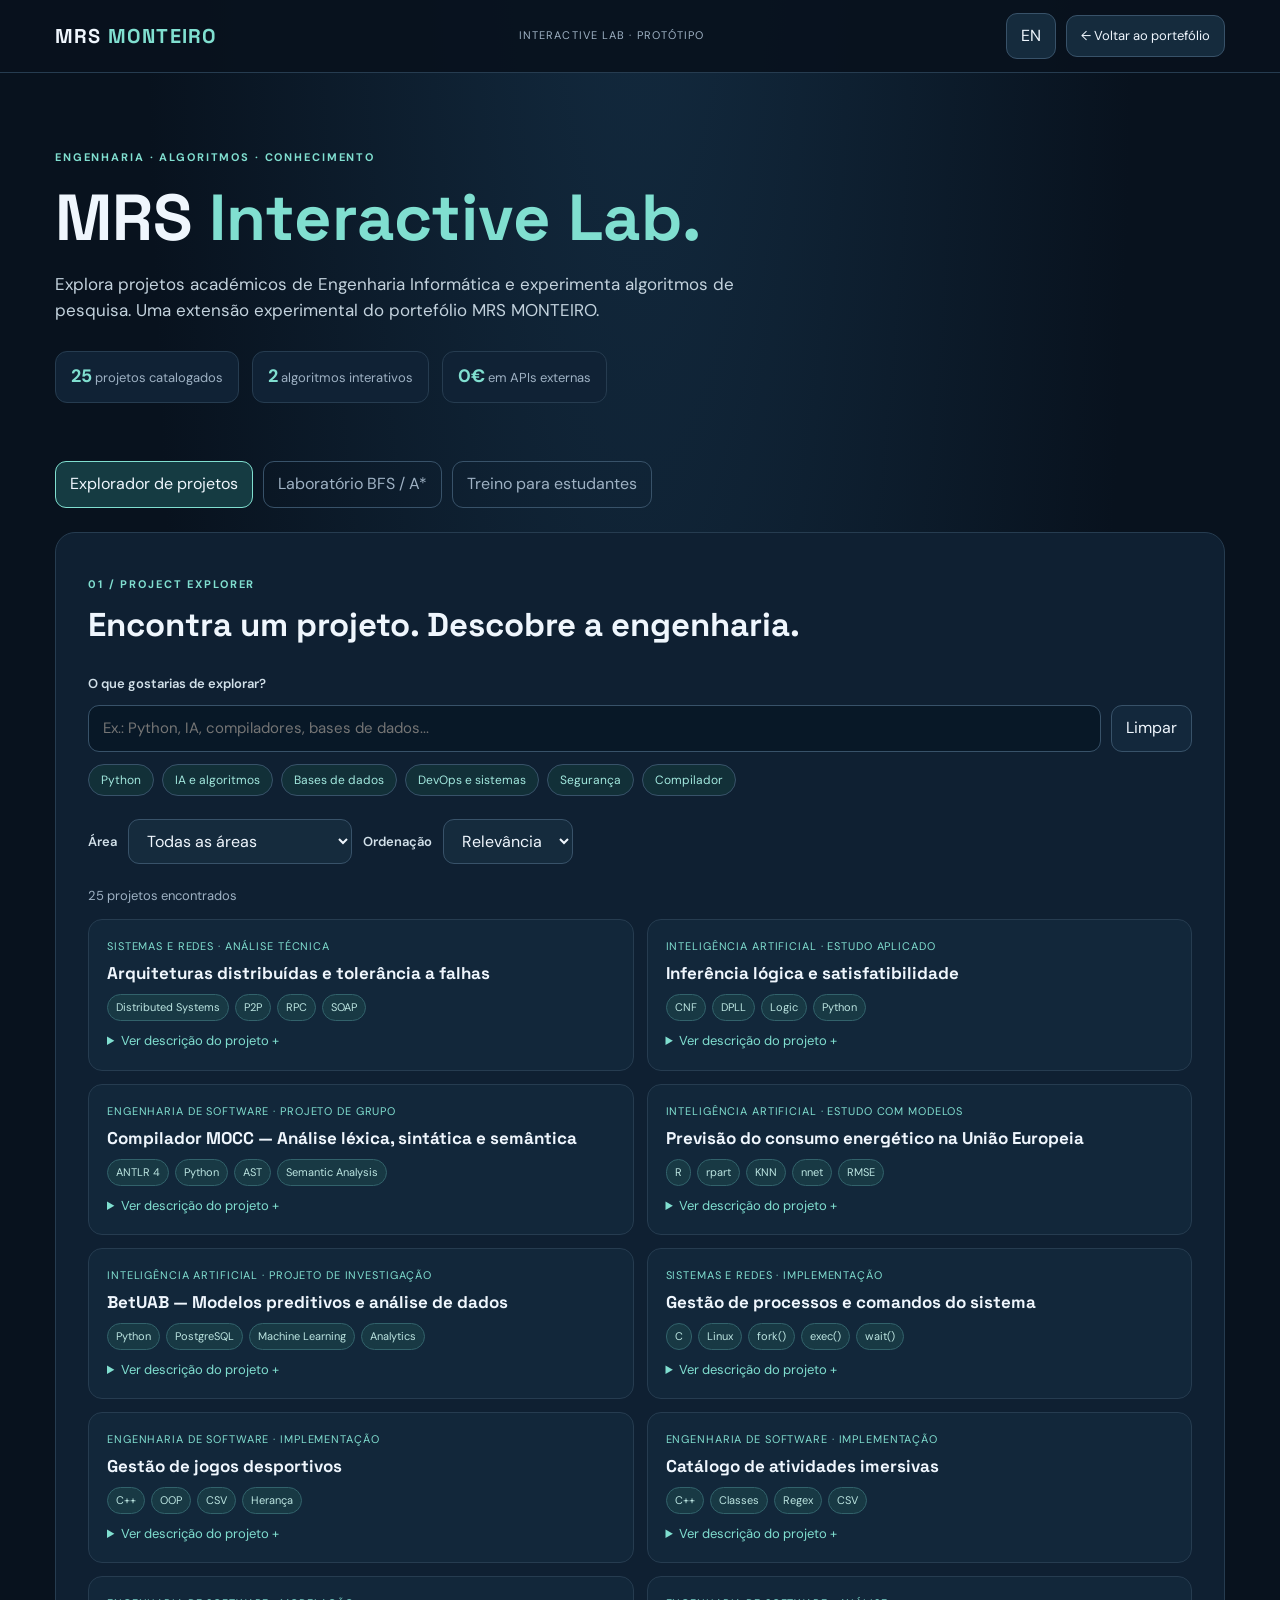
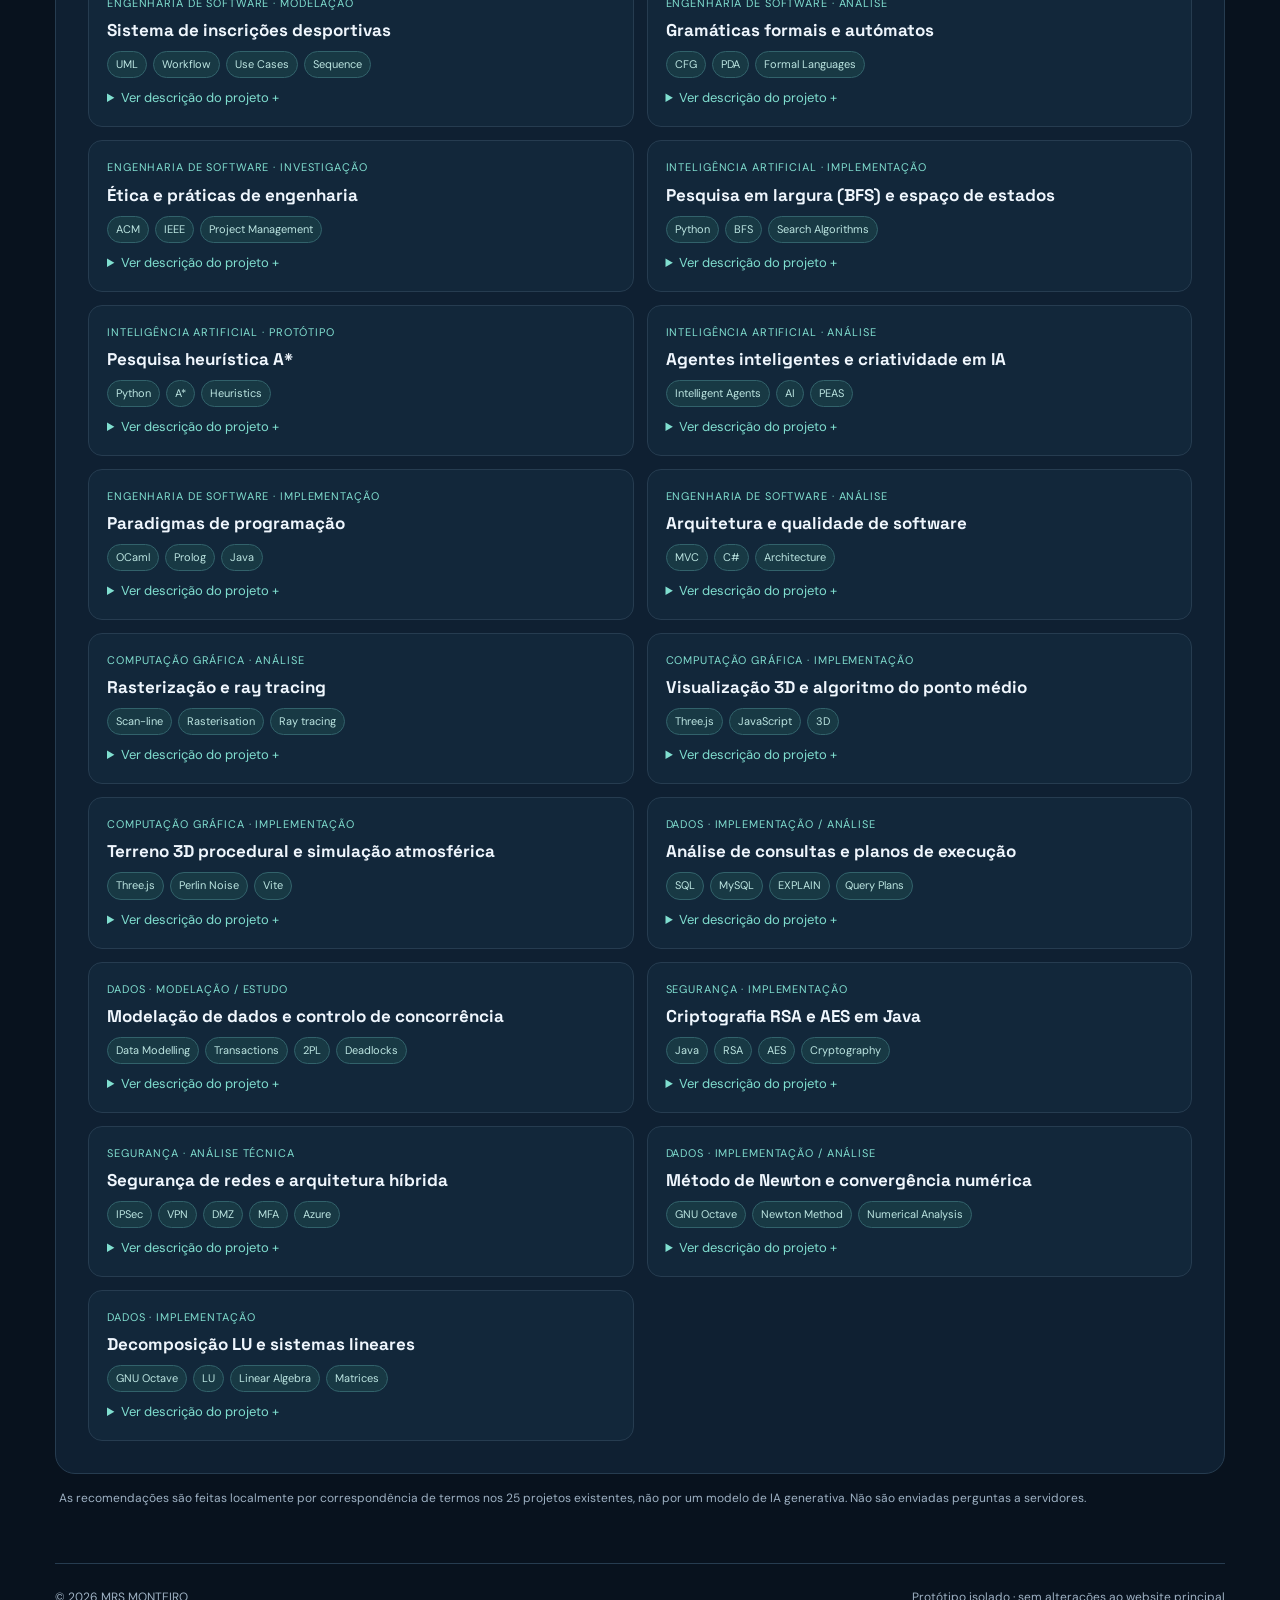
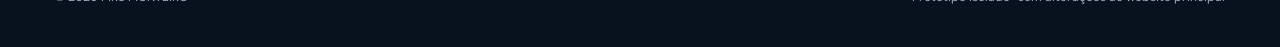
<file: lab/index.html>
<!doctype html>
<html lang="pt"><head><meta charset="utf-8"><meta name="viewport" content="width=device-width,initial-scale=1"><meta name="theme-color" content="#08121e"><meta name="description" content="MRS Interactive Lab — pesquisa de projetos e laboratório de algoritmos BFS e A*."><title>MRS MONTEIRO | Interactive Lab</title><link rel="stylesheet" href="css/lab.css"></head>
<body><a class="skip" href="#main">Saltar para o conteúdo</a><header class="top"><div class="container nav"><a class="brand" href="../index.html">MRS <span>MONTEIRO</span></a><span class="navtext" data-pt="INTERACTIVE LAB · PROTÓTIPO" data-en="INTERACTIVE LAB · PROTOTYPE">INTERACTIVE LAB · PROTÓTIPO</span><div class="actions"><button id="language" aria-label="Switch language">EN</button><a class="back" href="../index.html" data-pt="← Voltar ao portefólio" data-en="← Back to portfolio">← Voltar ao portefólio</a></div></div></header>
<main id="main" class="container"><section class="hero"><p class="eyebrow" data-pt="ENGENHARIA · ALGORITMOS · CONHECIMENTO" data-en="ENGINEERING · ALGORITHMS · KNOWLEDGE">ENGENHARIA · ALGORITMOS · CONHECIMENTO</p><h1>MRS <span>Interactive Lab.</span></h1><p data-pt="Explora projetos académicos de Engenharia Informática e experimenta algoritmos de pesquisa. Uma extensão experimental do portefólio MRS MONTEIRO." data-en="Explore Informatics Engineering academic projects and experiment with search algorithms. An experimental extension of the MRS MONTEIRO portfolio.">Explora projetos académicos de Engenharia Informática e experimenta algoritmos de pesquisa. Uma extensão experimental do portefólio MRS MONTEIRO.</p><div class="stats"><span><strong id="total">25</strong> <span data-pt="projetos catalogados" data-en="catalogued projects">projetos catalogados</span></span><span><strong>2</strong> <span data-pt="algoritmos interativos" data-en="interactive algorithms">algoritmos interativos</span></span><span><strong>0€</strong> <span data-pt="em APIs externas" data-en="external API costs">em APIs externas</span></span></div></section>
<div class="tabs" role="tablist" aria-label="Lab"><button class="tab active" role="tab" aria-selected="true" id="tab-explorer" aria-controls="explorer" data-tab="explorer" data-pt="Explorador de projetos" data-en="Project explorer">Explorador de projetos</button><button class="tab" role="tab" aria-selected="false" id="tab-search" aria-controls="searchlab" data-tab="searchlab" data-pt="Laboratório BFS / A*" data-en="BFS / A* lab">Laboratório BFS / A*</button><button class="tab" role="tab" aria-selected="false" id="tab-learning" aria-controls="learninglab" data-tab="learninglab" data-pt="Treino para estudantes" data-en="Student practice">Treino para estudantes</button></div>
<section id="explorer" role="tabpanel" aria-labelledby="tab-explorer"><div class="panel"><div class="sectionhead"><div><p class="eyebrow">01 / PROJECT EXPLORER</p><h2 data-pt="Encontra um projeto. Descobre a engenharia." data-en="Find a project. Discover the engineering.">Encontra um projeto. Descobre a engenharia.</h2></div></div><label for="query" data-pt="O que gostarias de explorar?" data-en="What would you like to explore?">O que gostarias de explorar?</label><div class="searchrow"><input id="query" type="search" autocomplete="off" placeholder="Ex.: Python, IA, compiladores, bases de dados..."/><button id="clear" class="secondary" data-pt="Limpar" data-en="Clear">Limpar</button></div><div class="quick" id="quick" aria-label="Suggested searches"></div><div class="filters"><label for="area" data-pt="Área" data-en="Area">Área</label><select id="area"></select><label for="order" data-pt="Ordenação" data-en="Order">Ordenação</label><select id="order"><option value="relevance" data-pt="Relevância" data-en="Relevance">Relevância</option><option value="az">A–Z</option></select></div><p id="resultcount" class="resultcount" aria-live="polite"></p><div id="results" class="results"></div></div><p class="hint" data-pt="As recomendações são feitas localmente por correspondência de termos nos 25 projetos existentes, não por um modelo de IA generativa. Não são enviadas perguntas a servidores." data-en="Recommendations are calculated locally using term matching over the 25 existing projects, not a generative AI model. Queries are not sent to servers.">As recomendações são feitas localmente por correspondência de termos nos 25 projetos existentes, não por um modelo de IA generativa. Não são enviadas perguntas a servidores.</p></section>
<section id="searchlab" role="tabpanel" aria-labelledby="tab-search" hidden><div class="panel"><p class="eyebrow">02 / SEARCH LAB</p><h2 data-pt="Algoritmos em ação: BFS e A*" data-en="Algorithms in action: BFS and A*">Algoritmos em ação: BFS e A*</h2><p class="intro" data-pt="Escolhe o algoritmo, desenha obstáculos e observa a exploração da grelha. Esta é uma nova implementação didática em JavaScript, inspirada nos temas dos trabalhos académicos — não uma execução do código Python original." data-en="Choose an algorithm, draw obstacles, and watch grid exploration. This is a new educational JavaScript implementation based on topics from the academic work — not a run of the original Python code.">Escolhe o algoritmo, desenha obstáculos e observa a exploração da grelha. Esta é uma nova implementação didática em JavaScript, inspirada nos temas dos trabalhos académicos — não uma execução do código Python original.</p><div class="controls"><label><span data-pt="Algoritmo" data-en="Algorithm">Algoritmo</span><select id="algorithm"><option value="bfs">BFS — Breadth First Search</option><option value="astar">A* — Manhattan</option></select></label><label><span data-pt="Modo de edição" data-en="Editing mode">Modo de edição</span><select id="mode"><option value="wall" data-pt="Obstáculos" data-en="Walls">Obstáculos</option><option value="start" data-pt="Posição inicial" data-en="Start position">Posição inicial</option><option value="goal" data-pt="Destino" data-en="Destination">Destino</option></select></label><button id="run" data-pt="Executar pesquisa" data-en="Run search">Executar pesquisa</button><button id="reset" class="secondary" data-pt="Limpar grelha" data-en="Clear grid">Limpar grelha</button><button id="sample" class="secondary" data-pt="Exemplo" data-en="Example">Exemplo</button></div><div class="legend"><span><i class="dot start"></i><span data-pt="Início" data-en="Start">Início</span></span><span><i class="dot goal"></i><span data-pt="Destino" data-en="Goal">Destino</span></span><span><i class="dot checked"></i><span data-pt="Explorado" data-en="Explored">Explorado</span></span><span><i class="dot route"></i><span data-pt="Percurso" data-en="Route">Percurso</span></span><span><i class="dot wall"></i><span data-pt="Obstáculo" data-en="Wall">Obstáculo</span></span></div><div id="grid" class="pathgrid" role="grid" aria-label="Interactive grid"></div><div class="metrics"><div><small data-pt="Estados explorados" data-en="Explored nodes">Estados explorados</small><strong id="visited">—</strong></div><div><small data-pt="Custo do percurso" data-en="Path cost">Custo do percurso</small><strong id="cost">—</strong></div><div><small data-pt="Estado" data-en="Status">Estado</small><strong id="status">Pronto</strong></div></div></div></section>
<section id="learninglab" role="tabpanel" aria-labelledby="tab-learning" hidden>
<div class="panel"><p class="eyebrow">03 / LEARNING PLAYGROUND</p>
<h2 data-pt="Aprende. Experimenta. Resolve." data-en="Learn. Experiment. Solve.">Aprende. Experimenta. Resolve.</h2>
<p class="intro" data-pt="Desafios interativos de pesquisa BFS e A*: três níveis, pistas graduais, correção explicada e progresso local. Experimenta primeiro o simulador BFS/A* e regressa aqui para praticar." data-en="Interactive BFS and A* practice: three levels, progressive hints, explained feedback, and local progress. Try the BFS/A* simulator first, then come back to practice.">Desafios interativos de pesquisa BFS e A*: três níveis, pistas graduais, correção explicada e progresso local. Experimenta primeiro o simulador BFS/A* e regressa aqui para praticar.</p>
<div class="learning-stats"><div><small data-pt="Desafios concluídos" data-en="Challenges completed">Desafios concluídos</small><strong id="learn-completed">0 / 9</strong></div><div><small data-pt="Nível atual" data-en="Current level">Nível atual</small><strong id="learn-level">Iniciante</strong></div><div><small data-pt="Progresso neste navegador" data-en="Progress in this browser">Progresso neste navegador</small><strong id="learn-percent">0%</strong></div></div>
<div class="learn-levels" role="group" aria-label="Difficulty"><button class="learn-level active" data-level="beginner" data-pt="01 · Iniciante" data-en="01 · Beginner">01 · Iniciante</button><button class="learn-level" data-level="intermediate" data-pt="02 · Intermédio" data-en="02 · Intermediate">02 · Intermédio</button><button class="learn-level" data-level="advanced" data-pt="03 · Avançado" data-en="03 · Advanced">03 · Avançado</button></div>
<div id="learn-challenges" class="learn-challenges"></div><div class="learn-footer"><button id="learn-reset" class="secondary" data-pt="Reiniciar progresso" data-en="Reset progress">Reiniciar progresso</button><span data-pt="O progresso fica guardado apenas neste navegador; não existe conta nem envio de respostas." data-en="Progress is saved only in this browser; there is no account or answer submission.">O progresso fica guardado apenas neste navegador; não existe conta nem envio de respostas.</span></div></div></section>
<footer><span>© 2026 MRS MONTEIRO</span><span data-pt="Protótipo isolado · sem alterações ao website principal" data-en="Isolated prototype · main website unchanged">Protótipo isolado · sem alterações ao website principal</span></footer></main><script src="js/catalog.js"></script><script src="js/lab.js"></script><script src="js/learning.js"></script></body></html>
</file>
<file: lab/css/lab.css>
@import url('https://fonts.googleapis.com/css2?family=DM+Sans:wght@400;500;600;700&family=Space+Grotesk:wght@400;500;600;700&display=swap');:root{--bg:#08121e;--panel:#102235;--panel2:#13283c;--line:#263c50;--ink:#eff6fd;--muted:#9eb1c3;--accent:#80dfd0}*{box-sizing:border-box}html{scroll-behavior:smooth}body{margin:0;color:var(--ink);background:radial-gradient(ellipse at 50% -10%,#132b40 0%,#08121e 55%);font-family:'DM Sans',sans-serif;line-height:1.55}button,input,select{font:inherit}button{cursor:pointer}.container{width:min(1170px,calc(100% - 40px));margin:auto}.top{border-bottom:1px solid var(--line);background:#08121eed}.nav{min-height:72px;display:flex;align-items:center;gap:20px;justify-content:space-between}.brand{color:var(--ink);font:700 20px 'Space Grotesk',sans-serif;letter-spacing:.06em;text-decoration:none}.brand span,h1 span{color:var(--accent)}.navtext{color:var(--muted);font-size:11px;letter-spacing:.1em}.actions{display:flex;gap:10px;align-items:center}button,.back,select,input{border:1px solid #385269;border-radius:11px;background:#152b3d;color:var(--ink);padding:10px 14px}.back{text-decoration:none;font-size:13px}.hero{padding:65px 0 43px}.eyebrow{font-size:11px;letter-spacing:.17em;color:var(--accent);font-weight:700}.hero h1{font:700 clamp(36px,6vw,65px)/1.1 'Space Grotesk',sans-serif;margin:16px 0}.hero>p:not(.eyebrow){max-width:750px;color:#c3d2dd;font-size:17px}.stats{display:flex;flex-wrap:wrap;gap:13px;margin-top:28px}.stats>span{border:1px solid var(--line);border-radius:12px;background:#102235;padding:11px 15px;font-size:13px;color:var(--muted)}.stats strong{color:var(--accent);font-size:18px}.tabs{display:flex;gap:10px;flex-wrap:wrap;margin:15px 0 24px}.tab{background:transparent;color:var(--muted)}.tab.active{border-color:var(--accent);background:#153b42;color:var(--ink)}.panel{padding:clamp(17px,3vw,32px);border:1px solid var(--line);border-radius:20px;background:#0f2032}.sectionhead{display:flex;justify-content:space-between}.panel h2{font:700 clamp(22px,3vw,33px) 'Space Grotesk',sans-serif;margin:9px 0 25px}.panel label{font-size:13px;color:#d2e0e9;font-weight:600}.searchrow{display:flex;gap:10px;margin:9px 0 12px}.searchrow input{width:100%;min-width:0;background:#081827;font-size:15px}.secondary{background:#13283c}.quick{display:flex;gap:8px;flex-wrap:wrap;margin:12px 0 23px}.quick button{padding:6px 12px;font-size:12px;border-radius:30px;background:#123038;color:#a2e8de}.filters{display:flex;flex-wrap:wrap;gap:11px;align-items:center}.filters select{max-width:260px}.resultcount{font-size:13px;color:var(--muted);margin-top:22px}.results{display:grid;grid-template-columns:repeat(2,minmax(0,1fr));gap:13px}.project{padding:18px;background:#12273a;border:1px solid var(--line);border-radius:14px;min-width:0}.project h3{font:700 17px 'Space Grotesk',sans-serif;margin:7px 0 10px}.project p{color:#c1cfdc;font-size:13px}.meta{color:var(--accent);font-size:11px;text-transform:uppercase;letter-spacing:.08em}.tags{display:flex;gap:6px;flex-wrap:wrap}.tags span{border-radius:30px;background:#183944;border:1px solid #32626b;color:#bce5e1;font-size:11px;padding:4px 8px}.reason{font-size:12px!important;color:#95d8cf!important}.project details{margin-top:10px}.project summary{cursor:pointer;color:var(--accent);font-size:13px}.hint{font-size:12px;color:var(--muted);margin:15px 4px 30px}.intro{max-width:850px;color:var(--muted)}.controls{display:flex;align-items:end;gap:11px;flex-wrap:wrap;margin:24px 0}.controls label{display:flex;flex-direction:column;gap:6px}.controls select{max-width:260px}.controls button#run{border-color:#55ada6;background:#1b615e}.legend{display:flex;flex-wrap:wrap;gap:14px;margin:12px 0 15px;color:#bbcbda;font-size:12px}.legend>span{display:flex;gap:6px;align-items:center}.dot{display:inline-block;width:12px;height:12px;border:1px solid #637988;border-radius:3px}.dot.start,.cell.start{background:#2ecbc0}.dot.goal,.cell.goal{background:#e9a95e}.dot.checked,.cell.checked{background:#315f7c}.dot.route,.cell.route{background:#7ee9a4}.dot.wall,.cell.wall{background:#506074}.pathgrid{display:grid;grid-template-columns:repeat(19,minmax(0,1fr));gap:3px;max-width:850px;user-select:none;touch-action:manipulation}.cell{aspect-ratio:1;border:1px solid #385063;background:#0a1a2a;border-radius:4px;min-width:0;padding:0;transition:background .1s;cursor:pointer}.cell:hover{outline:1px solid #80dfd0}.metrics{display:flex;flex-wrap:wrap;gap:12px;margin-top:22px}.metrics>div{border:1px solid var(--line);background:#0a1c2c;padding:12px 16px;border-radius:12px;min-width:130px}.metrics small{display:block;color:var(--muted)}.metrics strong{display:block;font-size:20px;color:var(--accent)}footer{display:flex;flex-wrap:wrap;justify-content:space-between;gap:15px;color:var(--muted);font-size:12px;border-top:1px solid var(--line);margin-top:55px;padding:24px 0 40px}.skip{position:absolute;left:-9999px}.skip:focus{left:12px;top:8px;z-index:10;background:white;color:black;padding:6px}button:focus-visible,a:focus-visible,input:focus-visible,select:focus-visible,summary:focus-visible{outline:3px solid #80dfd0;outline-offset:2px}@media(max-width:650px){.navtext{display:none}.container{width:min(100% - 24px,1170px)}.actions{gap:5px}.back{font-size:11px;padding:8px}.hero{padding:35px 0 26px}.results{grid-template-columns:1fr}.filters{align-items:stretch}.pathgrid{gap:2px}.cell{border-radius:2px}.controls label,.controls select{width:100%;max-width:none}.controls button{flex:1}.panel{border-radius:14px}}@media(prefers-reduced-motion:reduce){*{scroll-behavior:auto!important;transition:none!important}}
/* Learning Lab V2 — additive styles, V1 remains unchanged */
.learning-stats{display:grid;grid-template-columns:repeat(3,minmax(0,1fr));gap:12px;margin:20px 0}.learning-stats>div{border:1px solid var(--line);border-radius:14px;background:var(--panel2);padding:14px;display:flex;gap:8px;flex-direction:column}.learning-stats small{color:var(--muted)}.learning-stats strong{font-size:20px;color:var(--accent)}.learn-levels{display:flex;flex-wrap:wrap;gap:8px;margin:22px 0}.learn-level{border:1px solid var(--line);border-radius:999px;background:var(--panel2);color:var(--ink);padding:10px 17px;cursor:pointer}.learn-level.active{border-color:var(--accent);color:var(--accent);background:#153b44}.learn-challenges{display:grid;gap:16px}.learn-card{padding:22px;border:1px solid var(--line);border-radius:18px;background:var(--panel2)}.learn-cardhead{display:flex;justify-content:space-between;gap:15px;color:var(--muted);font-size:12px}.learn-cardhead strong{color:var(--accent)}.learn-card h3{font-size:18px;line-height:1.45;margin:15px 0}.learn-card fieldset{border:0;padding:0;margin:0}.learn-card legend{color:var(--muted);font-size:13px;margin-bottom:10px}.learn-option{display:flex;align-items:flex-start;gap:10px;border:1px solid var(--line);border-radius:11px;padding:11px 13px;margin:7px 0;cursor:pointer;background:var(--panel)}.learn-option:has(input:checked){border-color:var(--accent);background:#173b46}.learn-option input{accent-color:var(--accent);margin-top:4px}.learn-buttons{display:flex;flex-wrap:wrap;gap:9px;margin:15px 0}.learn-buttons button:disabled{opacity:.4;cursor:not-allowed}.learn-hint,.learn-feedback{padding:12px 15px;border-radius:11px;background:var(--panel);border:1px solid var(--line);font-size:14px;line-height:1.6}.learn-hint{border-left:3px solid #7dafff}.learn-feedback.ok{border-left:3px solid var(--accent)}.learn-feedback.retry{border-left:3px solid #e3ac7b}.learn-feedback p{margin:6px 0 0}.learn-footer{display:flex;flex-wrap:wrap;align-items:center;gap:15px;margin-top:22px;color:var(--muted);font-size:12px}@media(max-width:590px){.learning-stats{grid-template-columns:1fr}.learn-card{padding:15px}.learn-cardhead{flex-direction:column;gap:5px}}
</file>
